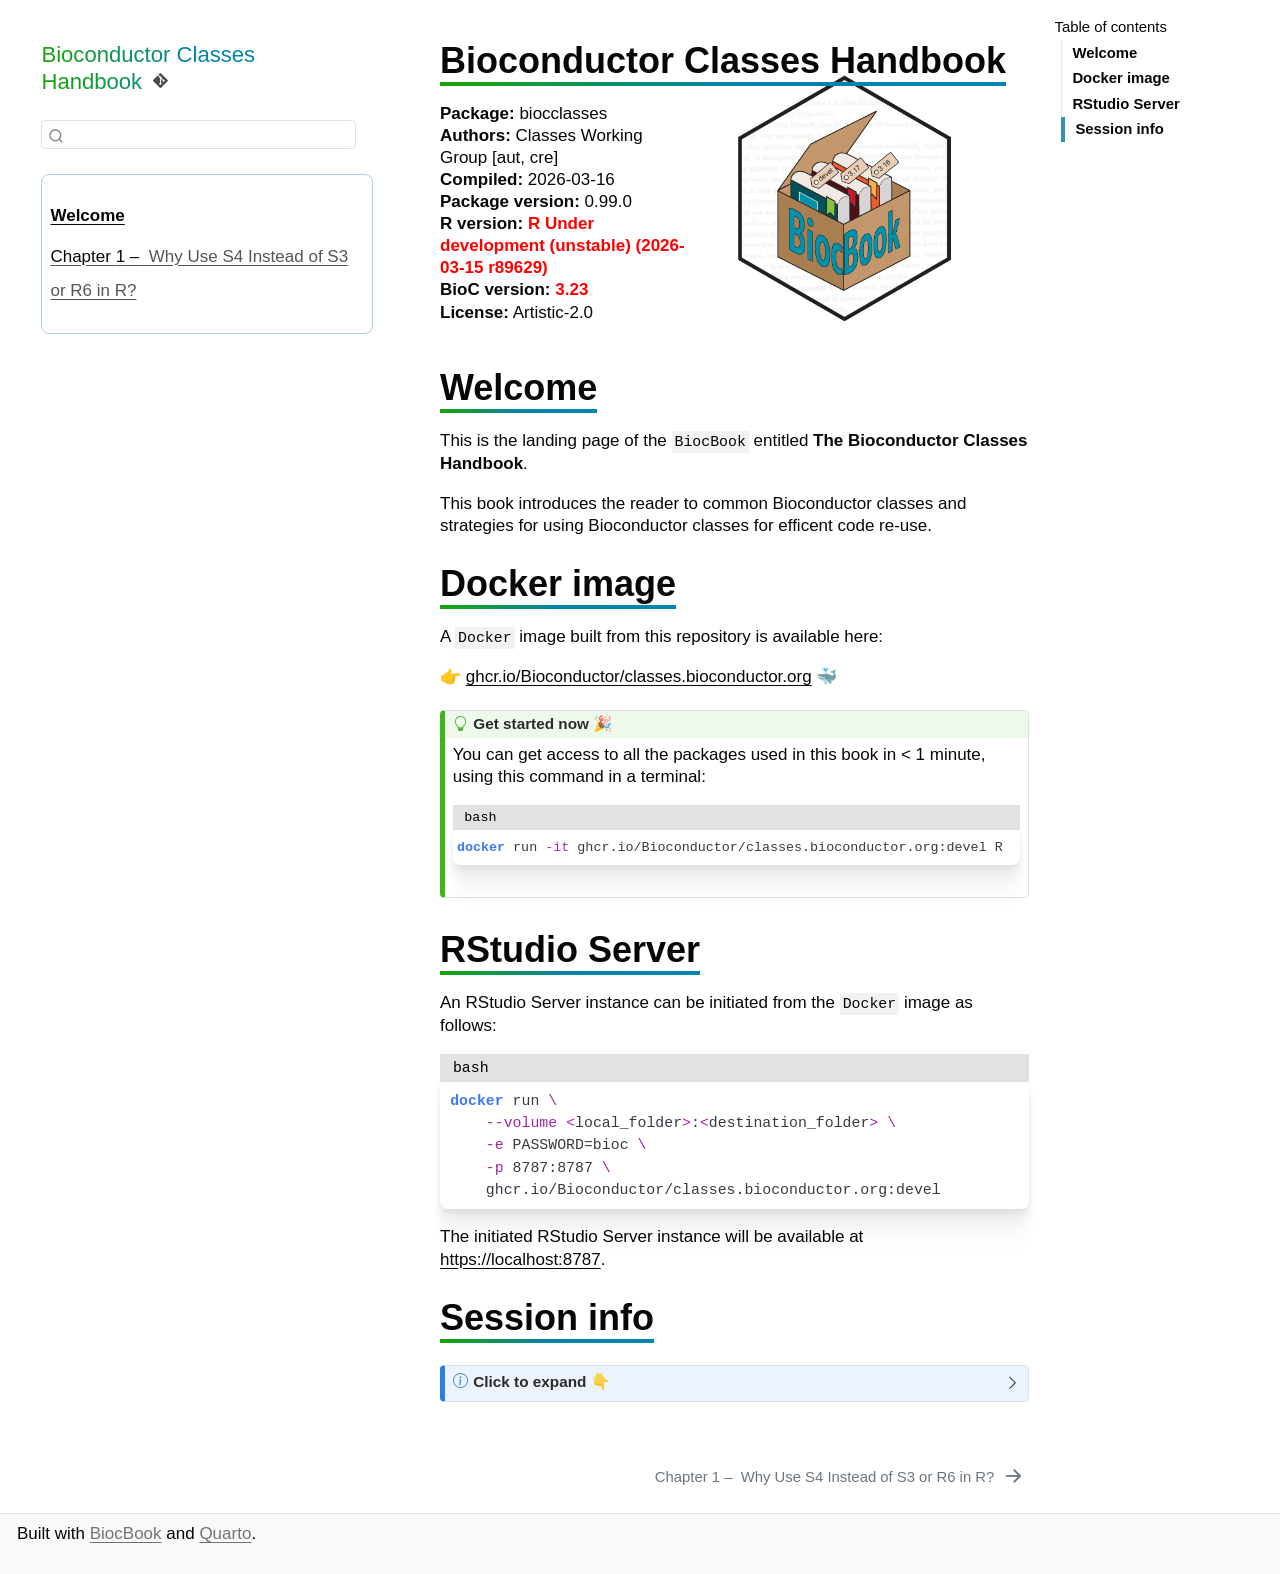
<file: docs/devel/index.html>
<!DOCTYPE html>
<html xmlns="http://www.w3.org/1999/xhtml" lang="en" xml:lang="en"><head>
<meta http-equiv="Content-Type" content="text/html; charset=UTF-8">
<meta charset="utf-8">
<meta name="generator" content="quarto-1.8.25">
<meta name="viewport" content="width=device-width, initial-scale=1.0, user-scalable=yes">
<title>Bioconductor Classes Handbook</title>
<style>
code{white-space: pre-wrap;}
span.smallcaps{font-variant: small-caps;}
div.columns{display: flex; gap: min(4vw, 1.5em);}
div.column{flex: auto; overflow-x: auto;}
div.hanging-indent{margin-left: 1.5em; text-indent: -1.5em;}
ul.task-list{list-style: none;}
ul.task-list li input[type="checkbox"] {
  width: 0.8em;
  margin: 0 0.8em 0.2em -1em; /* quarto-specific, see https://github.com/quarto-dev/quarto-cli/issues/4556 */ 
  vertical-align: middle;
}
/* CSS for syntax highlighting */
html { -webkit-text-size-adjust: 100%; }
pre > code.sourceCode { white-space: pre; position: relative; }
pre > code.sourceCode > span { display: inline-block; line-height: 1.25; }
pre > code.sourceCode > span:empty { height: 1.2em; }
.sourceCode { overflow: visible; }
code.sourceCode > span { color: inherit; text-decoration: inherit; }
div.sourceCode { margin: 1em 0; }
pre.sourceCode { margin: 0; }
@media screen {
div.sourceCode { overflow: auto; }
}
@media print {
pre > code.sourceCode { white-space: pre-wrap; }
pre > code.sourceCode > span { text-indent: -5em; padding-left: 5em; }
}
pre.numberSource code
  { counter-reset: source-line 0; }
pre.numberSource code > span
  { position: relative; left: -4em; counter-increment: source-line; }
pre.numberSource code > span > a:first-child::before
  { content: counter(source-line);
    position: relative; left: -1em; text-align: right; vertical-align: baseline;
    border: none; display: inline-block;
    -webkit-touch-callout: none; -webkit-user-select: none;
    -khtml-user-select: none; -moz-user-select: none;
    -ms-user-select: none; user-select: none;
    padding: 0 4px; width: 4em;
  }
pre.numberSource { margin-left: 3em;  padding-left: 4px; }
div.sourceCode
  {   }
@media screen {
pre > code.sourceCode > span > a:first-child::before { text-decoration: underline; }
}
</style>

<script src="site_libs/quarto-nav/quarto-nav.js"></script>
<script src="site_libs/quarto-nav/headroom.min.js"></script>
<script src="site_libs/clipboard/clipboard.min.js"></script>
<script src="site_libs/quarto-search/autocomplete.umd.js"></script>
<script src="site_libs/quarto-search/fuse.min.js"></script>
<script src="site_libs/quarto-search/quarto-search.js"></script>
<meta name="quarto:offset" content="./">
<link href="./pages/introduction.html" rel="next">
<link href="./assets/favicon.png" rel="icon" type="image/png">
<script src="site_libs/quarto-html/quarto.js" type="module"></script>
<script src="site_libs/quarto-html/tabsets/tabsets.js" type="module"></script>
<script src="site_libs/quarto-html/axe/axe-check.js" type="module"></script>
<script src="site_libs/quarto-html/popper.min.js"></script>
<script src="site_libs/quarto-html/tippy.umd.min.js"></script>
<script src="site_libs/quarto-html/anchor.min.js"></script>
<link href="site_libs/quarto-html/tippy.css" rel="stylesheet">
<link href="site_libs/quarto-html/quarto-syntax-highlighting-a14e345711173c227b21482e2eb4cc70.css" rel="stylesheet" id="quarto-text-highlighting-styles">
<script src="site_libs/bootstrap/bootstrap.min.js"></script>
<link href="site_libs/bootstrap/bootstrap-icons.css" rel="stylesheet">
<link href="site_libs/bootstrap/bootstrap-72975a370f937b4a5d2fec5de0c9be45.min.css" rel="stylesheet" append-hash="true" id="quarto-bootstrap" data-mode="light"><script id="quarto-search-options" type="application/json">{
  "location": "sidebar",
  "copy-button": false,
  "collapse-after": 3,
  "panel-placement": "start",
  "type": "textbox",
  "limit": 50,
  "keyboard-shortcut": [
    "f",
    "/",
    "s"
  ],
  "show-item-context": false,
  "language": {
    "search-no-results-text": "No results",
    "search-matching-documents-text": "matching documents",
    "search-copy-link-title": "Copy link to search",
    "search-hide-matches-text": "Hide additional matches",
    "search-more-match-text": "more match in this document",
    "search-more-matches-text": "more matches in this document",
    "search-clear-button-title": "Clear",
    "search-text-placeholder": "",
    "search-detached-cancel-button-title": "Cancel",
    "search-submit-button-title": "Submit",
    "search-label": "Search"
  }
}</script>
</head>
<body class="nav-sidebar docked quarto-light">

<div id="quarto-search-results"></div>
  <header id="quarto-header" class="headroom fixed-top"><nav class="quarto-secondary-nav"><div class="container-fluid d-flex">
      <button type="button" class="quarto-btn-toggle btn" data-bs-toggle="collapse" role="button" data-bs-target=".quarto-sidebar-collapse-item" aria-controls="quarto-sidebar" aria-expanded="false" aria-label="Toggle sidebar navigation" onclick="if (window.quartoToggleHeadroom) { window.quartoToggleHeadroom(); }">
        <i class="bi bi-layout-text-sidebar-reverse"></i>
      </button>
        <nav class="quarto-page-breadcrumbs" aria-label="breadcrumb"><ol class="breadcrumb"><li class="breadcrumb-item"><a href="./index.html">Welcome</a></li></ol></nav>
        <a class="flex-grow-1" role="navigation" data-bs-toggle="collapse" data-bs-target=".quarto-sidebar-collapse-item" aria-controls="quarto-sidebar" aria-expanded="false" aria-label="Toggle sidebar navigation" onclick="if (window.quartoToggleHeadroom) { window.quartoToggleHeadroom(); }">      
        </a>
      <button type="button" class="btn quarto-search-button" aria-label="Search" onclick="window.quartoOpenSearch();">
        <i class="bi bi-search"></i>
      </button>
    </div>
  </nav></header><!-- content --><div id="quarto-content" class="quarto-container page-columns page-rows-contents page-layout-article">
<!-- sidebar -->
  <nav id="quarto-sidebar" class="sidebar collapse collapse-horizontal quarto-sidebar-collapse-item sidebar-navigation docked overflow-auto"><div class="pt-lg-2 mt-2 text-left sidebar-header sidebar-header-stacked">
      <a href="./index.html" class="sidebar-logo-link">
      </a>
    <div class="sidebar-title mb-0 py-0">
      <a href="./">Bioconductor Classes Handbook</a> 
        <div class="sidebar-tools-main">
    <div class="dropdown">
      <a href="" title="" id="quarto-navigation-tool-dropdown-0" class="quarto-navigation-tool dropdown-toggle px-1" data-bs-toggle="dropdown" aria-expanded="false" role="link" aria-label=""><i class="bi bi-git"></i></a>
      <ul class="dropdown-menu" aria-labelledby="quarto-navigation-tool-dropdown-0">
<li>
            <a class="dropdown-item sidebar-tools-main-item" href="https://github.com/Bioconductor/classes.bioconductor.org/">
            Source Code
            </a>
          </li>
          <li>
            <a class="dropdown-item sidebar-tools-main-item" href="https://Bioconductor.github.io/classes.bioconductor.org/devel/">
            Browse version `devel`
            </a>
          </li>
      </ul>
</div>
</div>
    </div>
      </div>
        <div class="mt-2 flex-shrink-0 align-items-center">
        <div class="sidebar-search">
        <div id="quarto-search" class="" title="Search"></div>
        </div>
        </div>
    <div class="sidebar-menu-container"> 
    <ul class="list-unstyled mt-1">
<li class="sidebar-item">
  <div class="sidebar-item-container"> 
  <a href="./index.html" class="sidebar-item-text sidebar-link active">
 <span class="menu-text">Welcome</span></a>
  </div>
</li>
        <li class="sidebar-item">
  <div class="sidebar-item-container"> 
  <a href="./pages/introduction.html" class="sidebar-item-text sidebar-link">
 <span class="menu-text"><span class="chapter-number">1</span>&nbsp; <span class="chapter-title">Why Use S4 Instead of S3 or R6 in R?</span></span></a>
  </div>
</li>
    </ul>
</div>
</nav><div id="quarto-sidebar-glass" class="quarto-sidebar-collapse-item" data-bs-toggle="collapse" data-bs-target=".quarto-sidebar-collapse-item"></div>
<!-- margin-sidebar -->
    <div id="quarto-margin-sidebar" class="sidebar margin-sidebar">
        <nav id="TOC" role="doc-toc" class="toc-active"><h2 id="toc-title">Table of contents</h2>
   
  <ul>
<li><a href="#welcome" id="toc-welcome" class="nav-link active" data-scroll-target="#welcome">Welcome</a></li>
  <li><a href="#docker-image" id="toc-docker-image" class="nav-link" data-scroll-target="#docker-image">Docker image</a></li>
  <li><a href="#rstudio-server" id="toc-rstudio-server" class="nav-link" data-scroll-target="#rstudio-server">RStudio Server</a></li>
  <li><a href="#session-info" id="toc-session-info" class="nav-link" data-scroll-target="#session-info">Session info</a></li>
  </ul></nav>
    </div>
<!-- main -->
<main class="content" id="quarto-document-content"><header id="title-block-header" class="quarto-title-block default"><div class="quarto-title">
<h1 class="title">Bioconductor Classes Handbook</h1>
</div>



<div class="quarto-title-meta">

    
  
    
  </div>
  


</header><p><img src="assets/cover.png" title="Bioconductor Classes Handbook" class="quarto-cover-image nolightbox img-fluid"></p>
<p><strong>Package:</strong> biocclasses<br><strong>Authors:</strong> Classes Working Group [aut, cre]<br><strong>Compiled:</strong> 2026-03-16<br><strong>Package version:</strong> 0.99.0<br><strong>R version:</strong> <b style="color:red;">R Under development (unstable) (2026-03-15 r89629)</b><br><strong>BioC version:</strong> <b style="color:red;">3.23</b><br><strong>License:</strong> Artistic-2.0<br></p>
<section id="welcome" class="level1 unnumbered"><h1 class="unnumbered">Welcome</h1>
<p>This is the landing page of the <code>BiocBook</code> entitled <strong>The Bioconductor Classes Handbook</strong>.</p>
<p>This book introduces the reader to common Bioconductor classes and strategies for using Bioconductor classes for efficent code re-use.</p>
</section><section id="docker-image" class="level1 unnumbered"><h1 class="unnumbered">Docker image</h1>
<p>A <code>Docker</code> image built from this repository is available here:</p>
<p>👉 <a href="https://ghcr.io/Bioconductor/classes.bioconductor.org">ghcr.io/Bioconductor/classes.bioconductor.org</a> 🐳</p>
<div class="callout callout-style-default callout-tip callout-titled">
<div class="callout-header d-flex align-content-center">
<div class="callout-icon-container">
<i class="callout-icon"></i>
</div>
<div class="callout-title-container flex-fill">
<span class="screen-reader-only">Tip</span>Get started now 🎉
</div>
</div>
<div class="callout-body-container callout-body">
<p>You can get access to all the packages used in this book in &lt; 1 minute, using this command in a terminal:</p>
<div class="cell" data-layout-align="center">
<div class="code-with-filename">
<div class="code-with-filename-file">
<pre><strong>bash</strong></pre>
</div>
<div class="code-copy-outer-scaffold"><div class="sourceCode cell-code" id="cb1"><pre class="sourceCode sh code-with-copy"><code class="sourceCode bash"><span id="cb1-1"><a href="#cb1-1" aria-hidden="true" tabindex="-1"></a><span class="ex">docker</span> run <span class="at">-it</span> ghcr.io/Bioconductor/classes.bioconductor.org:devel R</span></code></pre></div><button title="Copy to Clipboard" class="code-copy-button"><i class="bi"></i></button></div>
</div>
</div>
</div>
</div>
</section><section id="rstudio-server" class="level1 unnumbered"><h1 class="unnumbered">RStudio Server</h1>
<p>An RStudio Server instance can be initiated from the <code>Docker</code> image as follows:</p>
<div class="cell" data-layout-align="center">
<div class="code-with-filename">
<div class="code-with-filename-file">
<pre><strong>bash</strong></pre>
</div>
<div class="code-copy-outer-scaffold"><div class="sourceCode cell-code" id="cb2"><pre class="sourceCode sh code-with-copy"><code class="sourceCode bash"><span id="cb2-1"><a href="#cb2-1" aria-hidden="true" tabindex="-1"></a><span class="ex">docker</span> run <span class="dt">\</span></span>
<span id="cb2-2"><a href="#cb2-2" aria-hidden="true" tabindex="-1"></a>    <span class="at">--volume</span> <span class="op">&lt;</span>local_folder<span class="op">&gt;</span>:<span class="op">&lt;</span>destination_folder<span class="op">&gt;</span> <span class="dt">\</span></span>
<span id="cb2-3"><a href="#cb2-3" aria-hidden="true" tabindex="-1"></a>    <span class="at">-e</span> PASSWORD=bioc <span class="dt">\</span></span>
<span id="cb2-4"><a href="#cb2-4" aria-hidden="true" tabindex="-1"></a>    <span class="at">-p</span> 8787:8787 <span class="dt">\</span></span>
<span id="cb2-5"><a href="#cb2-5" aria-hidden="true" tabindex="-1"></a>    ghcr.io/Bioconductor/classes.bioconductor.org:devel</span></code></pre></div><button title="Copy to Clipboard" class="code-copy-button"><i class="bi"></i></button></div>
</div>
</div>
<p>The initiated RStudio Server instance will be available at <a href="https://localhost:8787">https://localhost:8787</a>.</p>
<!-- 
# System dependencies and conda 

A pre-configured `micromamba` environment called `BiocBook` is available 
once the Docker image is loaded. It provides all the softwares listed in 
`requirements.yml`. 


::: {.cell layout-align="center" filename='bash'}

```{.sh .cell-code}
docker run -it ghcr.io/Bioconductor/classes.bioconductor.org:devel bash
micromamba activate BiocBook
```
:::

-->
</section><section id="session-info" class="level1 unnumbered"><h1 class="unnumbered">Session info</h1>
<div class="callout callout-style-default callout-note callout-titled">
<div class="callout-header d-flex align-content-center collapsed" data-bs-toggle="collapse" data-bs-target=".callout-2-contents" aria-controls="callout-2" aria-expanded="false" aria-label="Toggle callout">
<div class="callout-icon-container">
<i class="callout-icon"></i>
</div>
<div class="callout-title-container flex-fill">
<span class="screen-reader-only">Note</span>Click to expand 👇
</div>
<div class="callout-btn-toggle d-inline-block border-0 py-1 ps-1 pe-0 float-end"><i class="callout-toggle"></i></div>
</div>
<div id="callout-2" class="callout-2-contents callout-collapse collapse">
<div class="callout-body-container callout-body">
<div class="cell" data-layout-align="center">
<div class="code-copy-outer-scaffold"><div class="sourceCode" id="cb3"><pre class="downlit sourceCode r code-with-copy"><code class="sourceCode R"><span><span class="fu">sessioninfo</span><span class="fu">::</span><span class="fu"><a href="https://sessioninfo.r-lib.org/reference/session_info.html">session_info</a></span><span class="op">(</span></span>
<span>    <span class="fu"><a href="https://rdrr.io/r/utils/installed.packages.html">installed.packages</a></span><span class="op">(</span><span class="op">)</span><span class="op">[</span>,<span class="st">"Package"</span><span class="op">]</span>, </span>
<span>    include_base <span class="op">=</span> <span class="cn">TRUE</span></span>
<span><span class="op">)</span></span>
<span><span class="co">##  ─ Session info ────────────────────────────────────────────────────────────</span></span>
<span><span class="co">##   setting  value</span></span>
<span><span class="co">##   version  R Under development (unstable) (2026-03-15 r89629)</span></span>
<span><span class="co">##   os       Ubuntu 24.04.4 LTS</span></span>
<span><span class="co">##   system   x86_64, linux-gnu</span></span>
<span><span class="co">##   ui       X11</span></span>
<span><span class="co">##   language (EN)</span></span>
<span><span class="co">##   collate  C</span></span>
<span><span class="co">##   ctype    en_US.UTF-8</span></span>
<span><span class="co">##   tz       Etc/UTC</span></span>
<span><span class="co">##   date     2026-03-16</span></span>
<span><span class="co">##   pandoc   3.9 @ /usr/bin/ (via rmarkdown)</span></span>
<span><span class="co">##   quarto   1.8.25 @ /usr/local/bin/quarto</span></span>
<span><span class="co">##  </span></span>
<span><span class="co">##  ─ Packages ────────────────────────────────────────────────────────────────</span></span>
<span><span class="co">##   package        * version date (UTC) lib source</span></span>
<span><span class="co">##   askpass          1.2.1   2024-10-04 [2] CRAN (R 4.6.0)</span></span>
<span><span class="co">##   base           * 4.6.0   2026-03-16 [3] local</span></span>
<span><span class="co">##   base64enc        0.1-6   2026-02-02 [2] CRAN (R 4.6.0)</span></span>
<span><span class="co">##   biocclasses      0.99.0  2026-03-16 [1] local</span></span>
<span><span class="co">##   BiocManager      1.30.27 2025-11-14 [2] CRAN (R 4.6.0)</span></span>
<span><span class="co">##   BiocStyle        2.39.0  2025-10-30 [2] Bioconductor 3.23 (R 4.6.0)</span></span>
<span><span class="co">##   BiocVersion      3.23.1  2025-10-30 [2] Bioconductor 3.23 (R 4.6.0)</span></span>
<span><span class="co">##   bookdown         0.46    2025-12-05 [2] CRAN (R 4.6.0)</span></span>
<span><span class="co">##   boot             1.3-32  2025-08-29 [3] CRAN (R 4.6.0)</span></span>
<span><span class="co">##   brew             1.0-10  2023-12-16 [2] CRAN (R 4.6.0)</span></span>
<span><span class="co">##   brio             1.1.5   2024-04-24 [2] CRAN (R 4.6.0)</span></span>
<span><span class="co">##   bslib            0.10.0  2026-01-26 [2] CRAN (R 4.6.0)</span></span>
<span><span class="co">##   cachem           1.1.0   2024-05-16 [2] CRAN (R 4.6.0)</span></span>
<span><span class="co">##   callr            3.7.6   2024-03-25 [2] CRAN (R 4.6.0)</span></span>
<span><span class="co">##   class            7.3-23  2025-01-01 [3] CRAN (R 4.6.0)</span></span>
<span><span class="co">##   cli              3.6.5   2025-04-23 [2] CRAN (R 4.6.0)</span></span>
<span><span class="co">##   clipr            0.8.0   2022-02-22 [2] CRAN (R 4.6.0)</span></span>
<span><span class="co">##   cluster          2.1.8.2 2026-02-05 [3] CRAN (R 4.6.0)</span></span>
<span><span class="co">##   codetools        0.2-20  2024-03-31 [3] CRAN (R 4.6.0)</span></span>
<span><span class="co">##   commonmark       2.0.0   2025-07-07 [2] CRAN (R 4.6.0)</span></span>
<span><span class="co">##   compiler         4.6.0   2026-03-16 [3] local</span></span>
<span><span class="co">##   cpp11            0.5.3   2026-01-20 [2] CRAN (R 4.6.0)</span></span>
<span><span class="co">##   crayon           1.5.3   2024-06-20 [2] CRAN (R 4.6.0)</span></span>
<span><span class="co">##   credentials      2.0.3   2025-09-12 [2] CRAN (R 4.6.0)</span></span>
<span><span class="co">##   curl             7.0.0   2025-08-19 [2] CRAN (R 4.6.0)</span></span>
<span><span class="co">##   datasets       * 4.6.0   2026-03-16 [3] local</span></span>
<span><span class="co">##   desc             1.4.3   2023-12-10 [2] CRAN (R 4.6.0)</span></span>
<span><span class="co">##   devtools         2.5.0   2026-03-14 [2] CRAN (R 4.6.0)</span></span>
<span><span class="co">##   diffobj          0.3.6   2025-04-21 [2] CRAN (R 4.6.0)</span></span>
<span><span class="co">##   digest           0.6.39  2025-11-19 [2] CRAN (R 4.6.0)</span></span>
<span><span class="co">##   docopt           0.7.2   2025-03-25 [2] CRAN (R 4.6.0)</span></span>
<span><span class="co">##   downlit          0.4.5   2025-11-14 [2] CRAN (R 4.6.0)</span></span>
<span><span class="co">##   ellipsis         0.3.2   2021-04-29 [2] CRAN (R 4.6.0)</span></span>
<span><span class="co">##   evaluate         1.0.5   2025-08-27 [2] CRAN (R 4.6.0)</span></span>
<span><span class="co">##   fansi            1.0.7   2025-11-19 [2] CRAN (R 4.6.0)</span></span>
<span><span class="co">##   fastmap          1.2.0   2024-05-15 [2] CRAN (R 4.6.0)</span></span>
<span><span class="co">##   fontawesome      0.5.3   2024-11-16 [2] CRAN (R 4.6.0)</span></span>
<span><span class="co">##   foreign          0.8-91  2026-01-29 [3] CRAN (R 4.6.0)</span></span>
<span><span class="co">##   fs               1.6.7   2026-03-06 [2] CRAN (R 4.6.0)</span></span>
<span><span class="co">##   gert             2.3.1   2026-01-11 [2] CRAN (R 4.6.0)</span></span>
<span><span class="co">##   gh               1.5.0   2025-05-26 [2] CRAN (R 4.6.0)</span></span>
<span><span class="co">##   gitcreds         0.1.2   2022-09-08 [2] CRAN (R 4.6.0)</span></span>
<span><span class="co">##   glue             1.8.0   2024-09-30 [2] CRAN (R 4.6.0)</span></span>
<span><span class="co">##   graphics       * 4.6.0   2026-03-16 [3] local</span></span>
<span><span class="co">##   grDevices      * 4.6.0   2026-03-16 [3] local</span></span>
<span><span class="co">##   grid             4.6.0   2026-03-16 [3] local</span></span>
<span><span class="co">##   highr            0.12    2026-03-06 [2] CRAN (R 4.6.0)</span></span>
<span><span class="co">##   htmltools        0.5.9   2025-12-04 [2] CRAN (R 4.6.0)</span></span>
<span><span class="co">##   htmlwidgets      1.6.4   2023-12-06 [2] CRAN (R 4.6.0)</span></span>
<span><span class="co">##   httpuv           1.6.16  2025-04-16 [2] CRAN (R 4.6.0)</span></span>
<span><span class="co">##   httr2            1.2.2   2025-12-08 [2] CRAN (R 4.6.0)</span></span>
<span><span class="co">##   ini              0.3.1   2018-05-20 [2] CRAN (R 4.6.0)</span></span>
<span><span class="co">##   jquerylib        0.1.4   2021-04-26 [2] CRAN (R 4.6.0)</span></span>
<span><span class="co">##   jsonlite         2.0.0   2025-03-27 [2] CRAN (R 4.6.0)</span></span>
<span><span class="co">##   KernSmooth       2.23-26 2025-01-01 [3] CRAN (R 4.6.0)</span></span>
<span><span class="co">##   knitr            1.51    2025-12-20 [2] CRAN (R 4.6.0)</span></span>
<span><span class="co">##   later            1.4.8   2026-03-05 [2] CRAN (R 4.6.0)</span></span>
<span><span class="co">##   lattice          0.22-9  2026-02-09 [3] CRAN (R 4.6.0)</span></span>
<span><span class="co">##   lifecycle        1.0.5   2026-01-08 [2] CRAN (R 4.6.0)</span></span>
<span><span class="co">##   littler          0.3.22  2026-02-04 [2] CRAN (R 4.6.0)</span></span>
<span><span class="co">##   magrittr         2.0.4   2025-09-12 [2] CRAN (R 4.6.0)</span></span>
<span><span class="co">##   MASS             7.3-65  2025-02-28 [3] CRAN (R 4.6.0)</span></span>
<span><span class="co">##   Matrix           1.7-4   2025-08-28 [3] CRAN (R 4.6.0)</span></span>
<span><span class="co">##   memoise          2.0.1   2021-11-26 [2] CRAN (R 4.6.0)</span></span>
<span><span class="co">##   methods        * 4.6.0   2026-03-16 [3] local</span></span>
<span><span class="co">##   mgcv             1.9-4   2025-11-07 [3] CRAN (R 4.6.0)</span></span>
<span><span class="co">##   mime             0.13    2025-03-17 [2] CRAN (R 4.6.0)</span></span>
<span><span class="co">##   miniUI           0.1.2   2025-04-17 [2] CRAN (R 4.6.0)</span></span>
<span><span class="co">##   nlme             3.1-168 2025-03-31 [3] CRAN (R 4.6.0)</span></span>
<span><span class="co">##   nnet             7.3-20  2025-01-01 [3] CRAN (R 4.6.0)</span></span>
<span><span class="co">##   openssl          2.3.5   2026-02-26 [2] CRAN (R 4.6.0)</span></span>
<span><span class="co">##   otel             0.2.0   2025-08-29 [2] CRAN (R 4.6.0)</span></span>
<span><span class="co">##   pak              0.9.2   2025-12-22 [2] CRAN (R 4.6.0)</span></span>
<span><span class="co">##   parallel         4.6.0   2026-03-16 [3] local</span></span>
<span><span class="co">##   pillar           1.11.1  2025-09-17 [2] CRAN (R 4.6.0)</span></span>
<span><span class="co">##   pkgbuild         1.4.8   2025-05-26 [2] CRAN (R 4.6.0)</span></span>
<span><span class="co">##   pkgconfig        2.0.3   2019-09-22 [2] CRAN (R 4.6.0)</span></span>
<span><span class="co">##   pkgdown          2.2.0   2025-11-06 [2] CRAN (R 4.6.0)</span></span>
<span><span class="co">##   pkgload          1.5.0   2026-02-03 [2] CRAN (R 4.6.0)</span></span>
<span><span class="co">##   praise           1.0.0   2015-08-11 [2] CRAN (R 4.6.0)</span></span>
<span><span class="co">##   preprocessCore   1.73.0  2025-10-30 [2] Bioconductor 3.23 (R 4.6.0)</span></span>
<span><span class="co">##   prettyunits      1.2.0   2023-09-24 [2] CRAN (R 4.6.0)</span></span>
<span><span class="co">##   processx         3.8.6   2025-02-21 [2] CRAN (R 4.6.0)</span></span>
<span><span class="co">##   profvis          0.4.0   2024-09-20 [2] CRAN (R 4.6.0)</span></span>
<span><span class="co">##   promises         1.5.0   2025-11-01 [2] CRAN (R 4.6.0)</span></span>
<span><span class="co">##   ps               1.9.1   2025-04-12 [2] CRAN (R 4.6.0)</span></span>
<span><span class="co">##   purrr            1.2.1   2026-01-09 [2] CRAN (R 4.6.0)</span></span>
<span><span class="co">##   R6               2.6.1   2025-02-15 [2] CRAN (R 4.6.0)</span></span>
<span><span class="co">##   ragg             1.5.1   2026-03-06 [2] CRAN (R 4.6.0)</span></span>
<span><span class="co">##   rappdirs         0.3.4   2026-01-17 [2] CRAN (R 4.6.0)</span></span>
<span><span class="co">##   rcmdcheck        1.4.0   2021-09-27 [2] CRAN (R 4.6.0)</span></span>
<span><span class="co">##   Rcpp             1.1.1   2026-01-10 [2] CRAN (R 4.6.0)</span></span>
<span><span class="co">##   remotes          2.5.0   2024-03-17 [2] CRAN (R 4.6.0)</span></span>
<span><span class="co">##   rlang            1.1.7   2026-01-09 [2] CRAN (R 4.6.0)</span></span>
<span><span class="co">##   rmarkdown        2.30    2025-09-28 [2] CRAN (R 4.6.0)</span></span>
<span><span class="co">##   roxygen2         7.3.3   2025-09-03 [2] CRAN (R 4.6.0)</span></span>
<span><span class="co">##   rpart            4.1.24  2025-01-07 [3] CRAN (R 4.6.0)</span></span>
<span><span class="co">##   rprojroot        2.1.1   2025-08-26 [2] CRAN (R 4.6.0)</span></span>
<span><span class="co">##   rstudioapi       0.18.0  2026-01-16 [2] CRAN (R 4.6.0)</span></span>
<span><span class="co">##   rversions        3.0.0   2025-10-09 [2] CRAN (R 4.6.0)</span></span>
<span><span class="co">##   sass             0.4.10  2025-04-11 [2] CRAN (R 4.6.0)</span></span>
<span><span class="co">##   sessioninfo      1.2.3   2025-02-05 [2] CRAN (R 4.6.0)</span></span>
<span><span class="co">##   shiny            1.13.0  2026-02-20 [2] CRAN (R 4.6.0)</span></span>
<span><span class="co">##   sourcetools      0.1.7-1 2023-02-01 [2] CRAN (R 4.6.0)</span></span>
<span><span class="co">##   spatial          7.3-18  2025-01-01 [3] CRAN (R 4.6.0)</span></span>
<span><span class="co">##   splines          4.6.0   2026-03-16 [3] local</span></span>
<span><span class="co">##   stats          * 4.6.0   2026-03-16 [3] local</span></span>
<span><span class="co">##   stats4           4.6.0   2026-03-16 [3] local</span></span>
<span><span class="co">##   stringi          1.8.7   2025-03-27 [2] CRAN (R 4.6.0)</span></span>
<span><span class="co">##   stringr          1.6.0   2025-11-04 [2] CRAN (R 4.6.0)</span></span>
<span><span class="co">##   survival         3.8-6   2026-01-16 [3] CRAN (R 4.6.0)</span></span>
<span><span class="co">##   sys              3.4.3   2024-10-04 [2] CRAN (R 4.6.0)</span></span>
<span><span class="co">##   systemfonts      1.3.2   2026-03-05 [2] CRAN (R 4.6.0)</span></span>
<span><span class="co">##   tcltk            4.6.0   2026-03-16 [3] local</span></span>
<span><span class="co">##   testthat         3.3.2   2026-01-11 [2] CRAN (R 4.6.0)</span></span>
<span><span class="co">##   textshaping      1.0.5   2026-03-06 [2] CRAN (R 4.6.0)</span></span>
<span><span class="co">##   tibble           3.3.1   2026-01-11 [2] CRAN (R 4.6.0)</span></span>
<span><span class="co">##   tinytex          0.58    2025-11-19 [2] CRAN (R 4.6.0)</span></span>
<span><span class="co">##   tools            4.6.0   2026-03-16 [3] local</span></span>
<span><span class="co">##   urlchecker       1.0.1   2021-11-30 [2] CRAN (R 4.6.0)</span></span>
<span><span class="co">##   usethis          3.2.1   2025-09-06 [2] CRAN (R 4.6.0)</span></span>
<span><span class="co">##   utf8             1.2.6   2025-06-08 [2] CRAN (R 4.6.0)</span></span>
<span><span class="co">##   utils          * 4.6.0   2026-03-16 [3] local</span></span>
<span><span class="co">##   vctrs            0.7.1   2026-01-23 [2] CRAN (R 4.6.0)</span></span>
<span><span class="co">##   waldo            0.6.2   2025-07-11 [2] CRAN (R 4.6.0)</span></span>
<span><span class="co">##   whisker          0.4.1   2022-12-05 [2] CRAN (R 4.6.0)</span></span>
<span><span class="co">##   withr            3.0.2   2024-10-28 [2] CRAN (R 4.6.0)</span></span>
<span><span class="co">##   xfun             0.56    2026-01-18 [2] CRAN (R 4.6.0)</span></span>
<span><span class="co">##   xml2             1.5.2   2026-01-17 [2] CRAN (R 4.6.0)</span></span>
<span><span class="co">##   xopen            1.0.1   2024-04-25 [2] CRAN (R 4.6.0)</span></span>
<span><span class="co">##   xtable           1.8-8   2026-02-22 [2] CRAN (R 4.6.0)</span></span>
<span><span class="co">##   yaml             2.3.12  2025-12-10 [2] CRAN (R 4.6.0)</span></span>
<span><span class="co">##   zip              2.3.3   2025-05-13 [2] CRAN (R 4.6.0)</span></span>
<span><span class="co">##  </span></span>
<span><span class="co">##   [1] /tmp/RtmpOibucn/Rinst8b44a26a36</span></span>
<span><span class="co">##   [2] /usr/local/lib/R/site-library</span></span>
<span><span class="co">##   [3] /usr/local/lib/R/library</span></span>
<span><span class="co">##   * ── Packages attached to the search path.</span></span>
<span><span class="co">##  </span></span>
<span><span class="co">##  ───────────────────────────────────────────────────────────────────────────</span></span></code></pre></div><button title="Copy to Clipboard" class="code-copy-button"><i class="bi"></i></button></div>
</div>
</div>
</div>
</div>


</section><a onclick="window.scrollTo(0, 0); return false;" role="button" id="quarto-back-to-top"><i class="bi bi-arrow-up"></i> Back to top</a></main><!-- /main --><script id="quarto-html-after-body" type="application/javascript">
  window.document.addEventListener("DOMContentLoaded", function (event) {
    const icon = "";
    const anchorJS = new window.AnchorJS();
    anchorJS.options = {
      placement: 'right',
      icon: icon
    };
    anchorJS.add('.anchored');
    const isCodeAnnotation = (el) => {
      for (const clz of el.classList) {
        if (clz.startsWith('code-annotation-')) {                     
          return true;
        }
      }
      return false;
    }
    const onCopySuccess = function(e) {
      // button target
      const button = e.trigger;
      // don't keep focus
      button.blur();
      // flash "checked"
      button.classList.add('code-copy-button-checked');
      var currentTitle = button.getAttribute("title");
      button.setAttribute("title", "Copied!");
      let tooltip;
      if (window.bootstrap) {
        button.setAttribute("data-bs-toggle", "tooltip");
        button.setAttribute("data-bs-placement", "left");
        button.setAttribute("data-bs-title", "Copied!");
        tooltip = new bootstrap.Tooltip(button, 
          { trigger: "manual", 
            customClass: "code-copy-button-tooltip",
            offset: [0, -8]});
        tooltip.show();    
      }
      setTimeout(function() {
        if (tooltip) {
          tooltip.hide();
          button.removeAttribute("data-bs-title");
          button.removeAttribute("data-bs-toggle");
          button.removeAttribute("data-bs-placement");
        }
        button.setAttribute("title", currentTitle);
        button.classList.remove('code-copy-button-checked');
      }, 1000);
      // clear code selection
      e.clearSelection();
    }
    const getTextToCopy = function(trigger) {
      const outerScaffold = trigger.parentElement.cloneNode(true);
      const codeEl = outerScaffold.querySelector('code');
      for (const childEl of codeEl.children) {
        if (isCodeAnnotation(childEl)) {
          childEl.remove();
        }
      }
      return codeEl.innerText;
    }
    const clipboard = new window.ClipboardJS('.code-copy-button:not([data-in-quarto-modal])', {
      text: getTextToCopy
    });
    clipboard.on('success', onCopySuccess);
    if (window.document.getElementById('quarto-embedded-source-code-modal')) {
      const clipboardModal = new window.ClipboardJS('.code-copy-button[data-in-quarto-modal]', {
        text: getTextToCopy,
        container: window.document.getElementById('quarto-embedded-source-code-modal')
      });
      clipboardModal.on('success', onCopySuccess);
    }
      var localhostRegex = new RegExp(/^(?:http|https):\/\/localhost\:?[0-9]*\//);
      var mailtoRegex = new RegExp(/^mailto:/);
        var filterRegex = new RegExp('/' + window.location.host + '/');
      var isInternal = (href) => {
          return filterRegex.test(href) || localhostRegex.test(href) || mailtoRegex.test(href);
      }
      // Inspect non-navigation links and adorn them if external
     var links = window.document.querySelectorAll('a[href]:not(.nav-link):not(.navbar-brand):not(.toc-action):not(.sidebar-link):not(.sidebar-item-toggle):not(.pagination-link):not(.no-external):not([aria-hidden]):not(.dropdown-item):not(.quarto-navigation-tool):not(.about-link)');
      for (var i=0; i<links.length; i++) {
        const link = links[i];
        if (!isInternal(link.href)) {
          // undo the damage that might have been done by quarto-nav.js in the case of
          // links that we want to consider external
          if (link.dataset.originalHref !== undefined) {
            link.href = link.dataset.originalHref;
          }
        }
      }
    function tippyHover(el, contentFn, onTriggerFn, onUntriggerFn) {
      const config = {
        allowHTML: true,
        maxWidth: 500,
        delay: 100,
        arrow: false,
        appendTo: function(el) {
            return el.parentElement;
        },
        interactive: true,
        interactiveBorder: 10,
        theme: 'quarto',
        placement: 'bottom-start',
      };
      if (contentFn) {
        config.content = contentFn;
      }
      if (onTriggerFn) {
        config.onTrigger = onTriggerFn;
      }
      if (onUntriggerFn) {
        config.onUntrigger = onUntriggerFn;
      }
      window.tippy(el, config); 
    }
    const noterefs = window.document.querySelectorAll('a[role="doc-noteref"]');
    for (var i=0; i<noterefs.length; i++) {
      const ref = noterefs[i];
      tippyHover(ref, function() {
        // use id or data attribute instead here
        let href = ref.getAttribute('data-footnote-href') || ref.getAttribute('href');
        try { href = new URL(href).hash; } catch {}
        const id = href.replace(/^#\/?/, "");
        const note = window.document.getElementById(id);
        if (note) {
          return note.innerHTML;
        } else {
          return "";
        }
      });
    }
    const xrefs = window.document.querySelectorAll('a.quarto-xref');
    const processXRef = (id, note) => {
      // Strip column container classes
      const stripColumnClz = (el) => {
        el.classList.remove("page-full", "page-columns");
        if (el.children) {
          for (const child of el.children) {
            stripColumnClz(child);
          }
        }
      }
      stripColumnClz(note)
      if (id === null || id.startsWith('sec-')) {
        // Special case sections, only their first couple elements
        const container = document.createElement("div");
        if (note.children && note.children.length > 2) {
          container.appendChild(note.children[0].cloneNode(true));
          for (let i = 1; i < note.children.length; i++) {
            const child = note.children[i];
            if (child.tagName === "P" && child.innerText === "") {
              continue;
            } else {
              container.appendChild(child.cloneNode(true));
              break;
            }
          }
          if (window.Quarto?.typesetMath) {
            window.Quarto.typesetMath(container);
          }
          return container.innerHTML
        } else {
          if (window.Quarto?.typesetMath) {
            window.Quarto.typesetMath(note);
          }
          return note.innerHTML;
        }
      } else {
        // Remove any anchor links if they are present
        const anchorLink = note.querySelector('a.anchorjs-link');
        if (anchorLink) {
          anchorLink.remove();
        }
        if (window.Quarto?.typesetMath) {
          window.Quarto.typesetMath(note);
        }
        if (note.classList.contains("callout")) {
          return note.outerHTML;
        } else {
          return note.innerHTML;
        }
      }
    }
    for (var i=0; i<xrefs.length; i++) {
      const xref = xrefs[i];
      tippyHover(xref, undefined, function(instance) {
        instance.disable();
        let url = xref.getAttribute('href');
        let hash = undefined; 
        if (url.startsWith('#')) {
          hash = url;
        } else {
          try { hash = new URL(url).hash; } catch {}
        }
        if (hash) {
          const id = hash.replace(/^#\/?/, "");
          const note = window.document.getElementById(id);
          if (note !== null) {
            try {
              const html = processXRef(id, note.cloneNode(true));
              instance.setContent(html);
            } finally {
              instance.enable();
              instance.show();
            }
          } else {
            // See if we can fetch this
            fetch(url.split('#')[0])
            .then(res => res.text())
            .then(html => {
              const parser = new DOMParser();
              const htmlDoc = parser.parseFromString(html, "text/html");
              const note = htmlDoc.getElementById(id);
              if (note !== null) {
                const html = processXRef(id, note);
                instance.setContent(html);
              } 
            }).finally(() => {
              instance.enable();
              instance.show();
            });
          }
        } else {
          // See if we can fetch a full url (with no hash to target)
          // This is a special case and we should probably do some content thinning / targeting
          fetch(url)
          .then(res => res.text())
          .then(html => {
            const parser = new DOMParser();
            const htmlDoc = parser.parseFromString(html, "text/html");
            const note = htmlDoc.querySelector('main.content');
            if (note !== null) {
              // This should only happen for chapter cross references
              // (since there is no id in the URL)
              // remove the first header
              if (note.children.length > 0 && note.children[0].tagName === "HEADER") {
                note.children[0].remove();
              }
              const html = processXRef(null, note);
              instance.setContent(html);
            } 
          }).finally(() => {
            instance.enable();
            instance.show();
          });
        }
      }, function(instance) {
      });
    }
        let selectedAnnoteEl;
        const selectorForAnnotation = ( cell, annotation) => {
          let cellAttr = 'data-code-cell="' + cell + '"';
          let lineAttr = 'data-code-annotation="' +  annotation + '"';
          const selector = 'span[' + cellAttr + '][' + lineAttr + ']';
          return selector;
        }
        const selectCodeLines = (annoteEl) => {
          const doc = window.document;
          const targetCell = annoteEl.getAttribute("data-target-cell");
          const targetAnnotation = annoteEl.getAttribute("data-target-annotation");
          const annoteSpan = window.document.querySelector(selectorForAnnotation(targetCell, targetAnnotation));
          const lines = annoteSpan.getAttribute("data-code-lines").split(",");
          const lineIds = lines.map((line) => {
            return targetCell + "-" + line;
          })
          let top = null;
          let height = null;
          let parent = null;
          if (lineIds.length > 0) {
              //compute the position of the single el (top and bottom and make a div)
              const el = window.document.getElementById(lineIds[0]);
              top = el.offsetTop;
              height = el.offsetHeight;
              parent = el.parentElement.parentElement;
            if (lineIds.length > 1) {
              const lastEl = window.document.getElementById(lineIds[lineIds.length - 1]);
              const bottom = lastEl.offsetTop + lastEl.offsetHeight;
              height = bottom - top;
            }
            if (top !== null && height !== null && parent !== null) {
              // cook up a div (if necessary) and position it 
              let div = window.document.getElementById("code-annotation-line-highlight");
              if (div === null) {
                div = window.document.createElement("div");
                div.setAttribute("id", "code-annotation-line-highlight");
                div.style.position = 'absolute';
                parent.appendChild(div);
              }
              div.style.top = top - 2 + "px";
              div.style.height = height + 4 + "px";
              div.style.left = 0;
              let gutterDiv = window.document.getElementById("code-annotation-line-highlight-gutter");
              if (gutterDiv === null) {
                gutterDiv = window.document.createElement("div");
                gutterDiv.setAttribute("id", "code-annotation-line-highlight-gutter");
                gutterDiv.style.position = 'absolute';
                const codeCell = window.document.getElementById(targetCell);
                const gutter = codeCell.querySelector('.code-annotation-gutter');
                gutter.appendChild(gutterDiv);
              }
              gutterDiv.style.top = top - 2 + "px";
              gutterDiv.style.height = height + 4 + "px";
            }
            selectedAnnoteEl = annoteEl;
          }
        };
        const unselectCodeLines = () => {
          const elementsIds = ["code-annotation-line-highlight", "code-annotation-line-highlight-gutter"];
          elementsIds.forEach((elId) => {
            const div = window.document.getElementById(elId);
            if (div) {
              div.remove();
            }
          });
          selectedAnnoteEl = undefined;
        };
          // Handle positioning of the toggle
      window.addEventListener(
        "resize",
        throttle(() => {
          elRect = undefined;
          if (selectedAnnoteEl) {
            selectCodeLines(selectedAnnoteEl);
          }
        }, 10)
      );
      function throttle(fn, ms) {
      let throttle = false;
      let timer;
        return (...args) => {
          if(!throttle) { // first call gets through
              fn.apply(this, args);
              throttle = true;
          } else { // all the others get throttled
              if(timer) clearTimeout(timer); // cancel #2
              timer = setTimeout(() => {
                fn.apply(this, args);
                timer = throttle = false;
              }, ms);
          }
        };
      }
        // Attach click handler to the DT
        const annoteDls = window.document.querySelectorAll('dt[data-target-cell]');
        for (const annoteDlNode of annoteDls) {
          annoteDlNode.addEventListener('click', (event) => {
            const clickedEl = event.target;
            if (clickedEl !== selectedAnnoteEl) {
              unselectCodeLines();
              const activeEl = window.document.querySelector('dt[data-target-cell].code-annotation-active');
              if (activeEl) {
                activeEl.classList.remove('code-annotation-active');
              }
              selectCodeLines(clickedEl);
              clickedEl.classList.add('code-annotation-active');
            } else {
              // Unselect the line
              unselectCodeLines();
              clickedEl.classList.remove('code-annotation-active');
            }
          });
        }
    const findCites = (el) => {
      const parentEl = el.parentElement;
      if (parentEl) {
        const cites = parentEl.dataset.cites;
        if (cites) {
          return {
            el,
            cites: cites.split(' ')
          };
        } else {
          return findCites(el.parentElement)
        }
      } else {
        return undefined;
      }
    };
    var bibliorefs = window.document.querySelectorAll('a[role="doc-biblioref"]');
    for (var i=0; i<bibliorefs.length; i++) {
      const ref = bibliorefs[i];
      const citeInfo = findCites(ref);
      if (citeInfo) {
        tippyHover(citeInfo.el, function() {
          var popup = window.document.createElement('div');
          citeInfo.cites.forEach(function(cite) {
            var citeDiv = window.document.createElement('div');
            citeDiv.classList.add('hanging-indent');
            citeDiv.classList.add('csl-entry');
            var biblioDiv = window.document.getElementById('ref-' + cite);
            if (biblioDiv) {
              citeDiv.innerHTML = biblioDiv.innerHTML;
            }
            popup.appendChild(citeDiv);
          });
          return popup.innerHTML;
        });
      }
    }
  });
  </script><nav class="page-navigation"><div class="nav-page nav-page-previous">
  </div>
  <div class="nav-page nav-page-next">
      <a href="./pages/introduction.html" class="pagination-link" aria-label="Why Use S4 Instead of S3 or R6 in R?">
        <span class="nav-page-text"><span class="chapter-number">1</span>&nbsp; <span class="chapter-title">Why Use S4 Instead of S3 or R6 in R?</span></span> <i class="bi bi-arrow-right-short"></i>
      </a>
  </div>
</nav>
</div> <!-- /content -->
<footer class="footer"><div class="nav-footer">
    <div class="nav-footer-left">
<p>Built with <a href="https://github.com/js2264/BiocBook/">BiocBook</a> and <a href="https://quarto.org/">Quarto</a>.</p>
</div>   
    <div class="nav-footer-center">
      &nbsp;
    </div>
    <div class="nav-footer-right">
      &nbsp;
    </div>
  </div>
</footer>


</body></html>
</file>
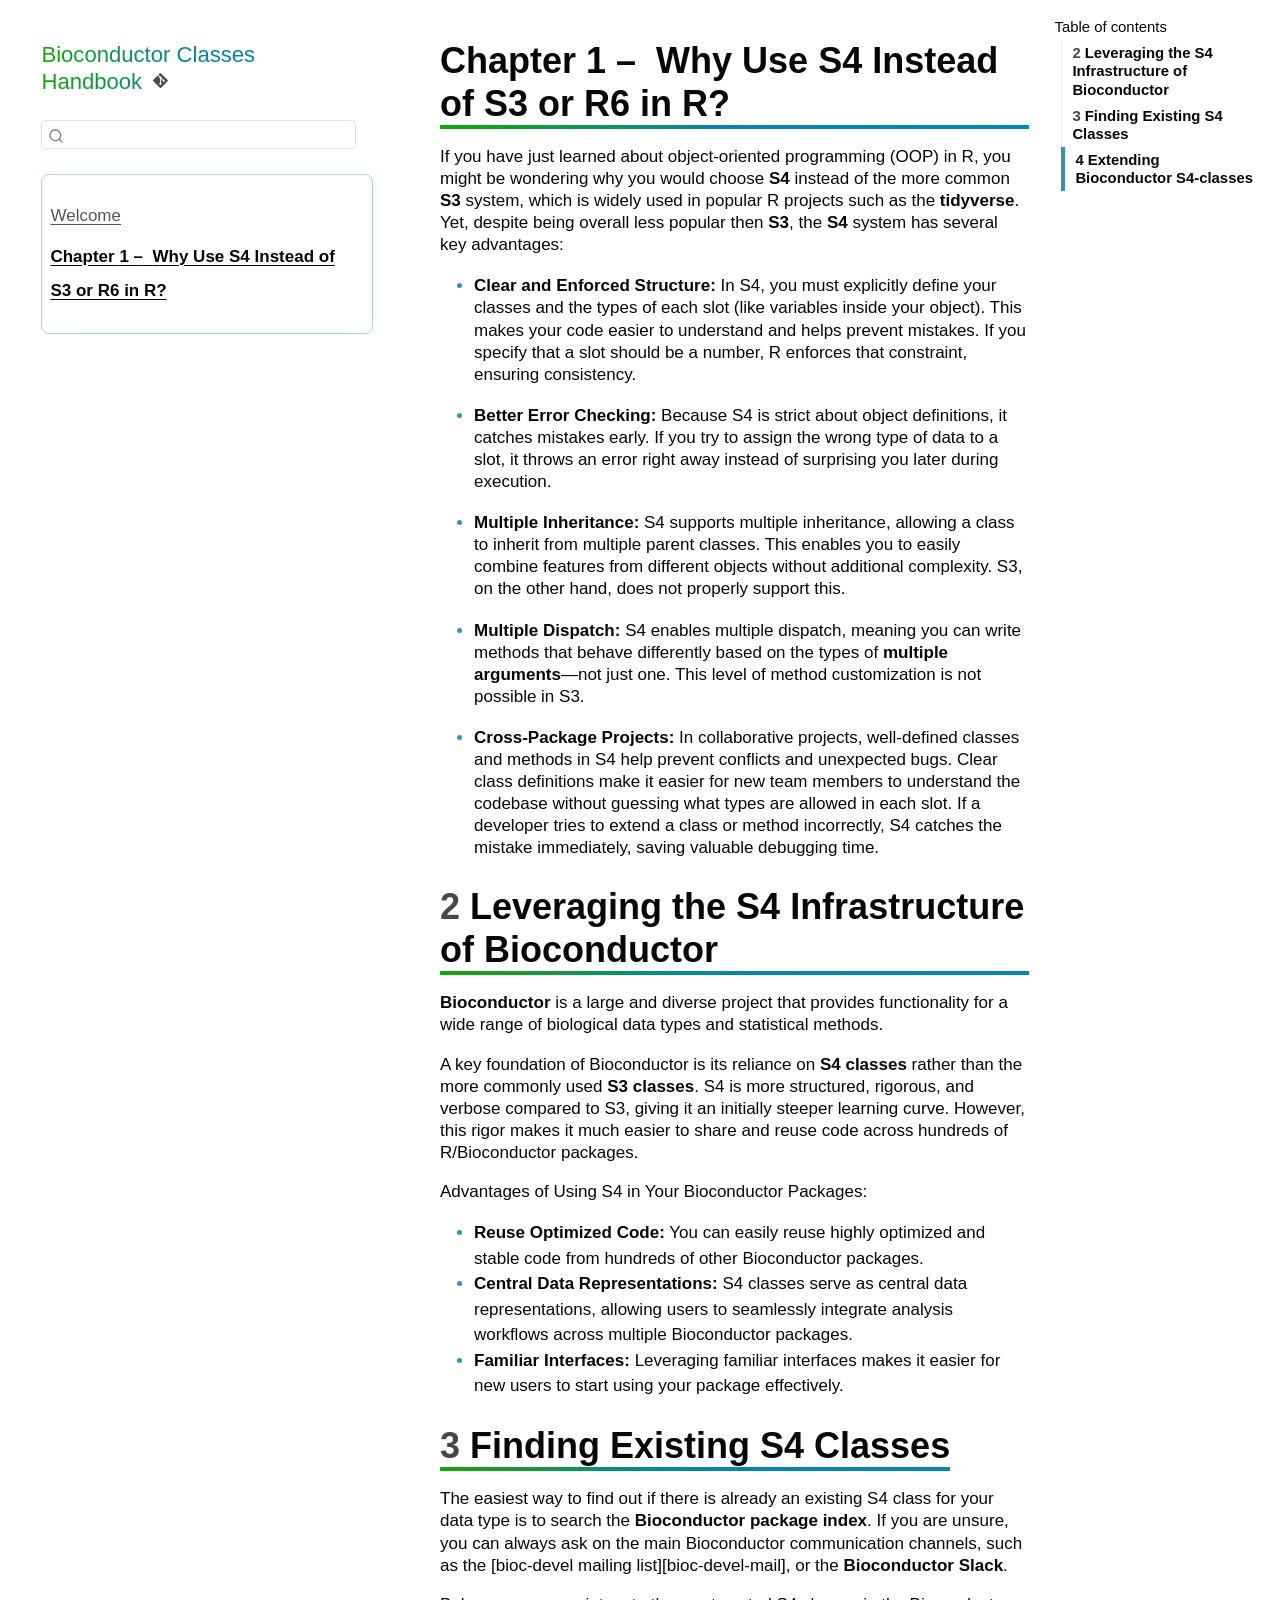
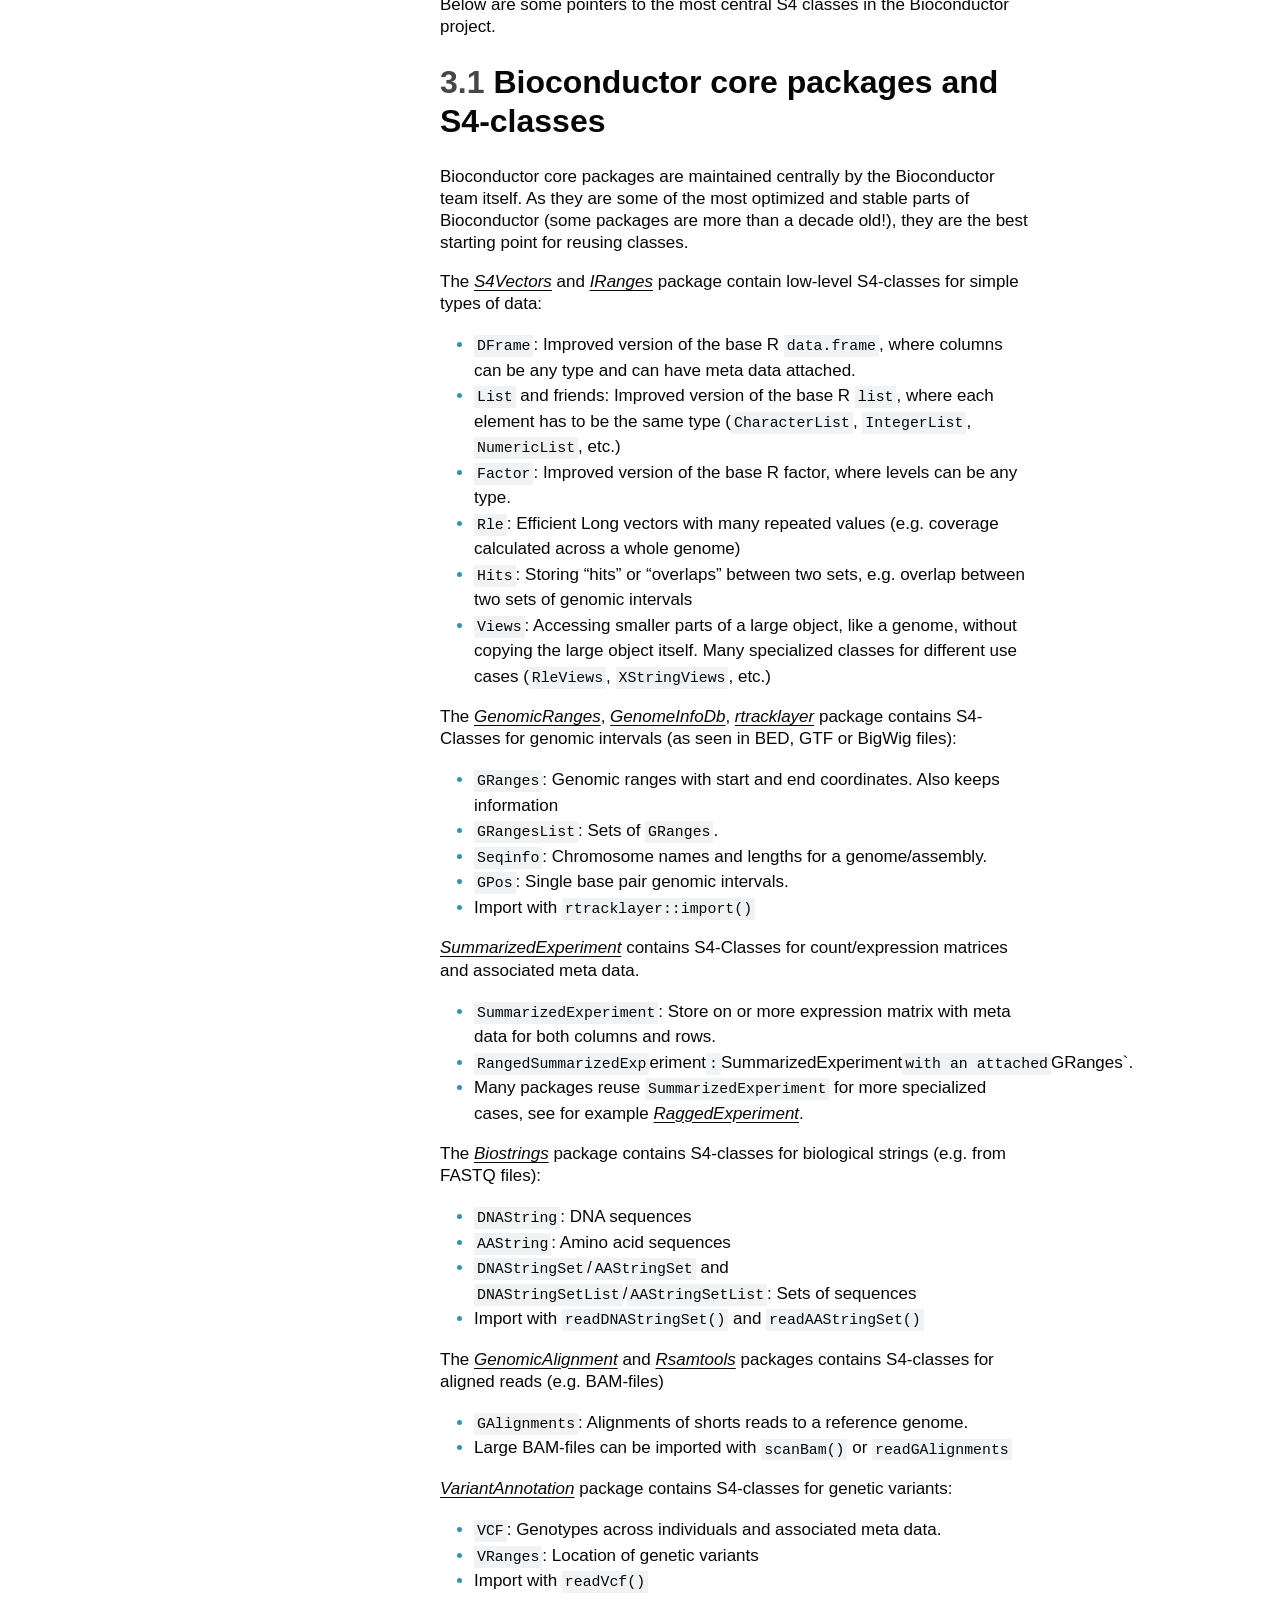
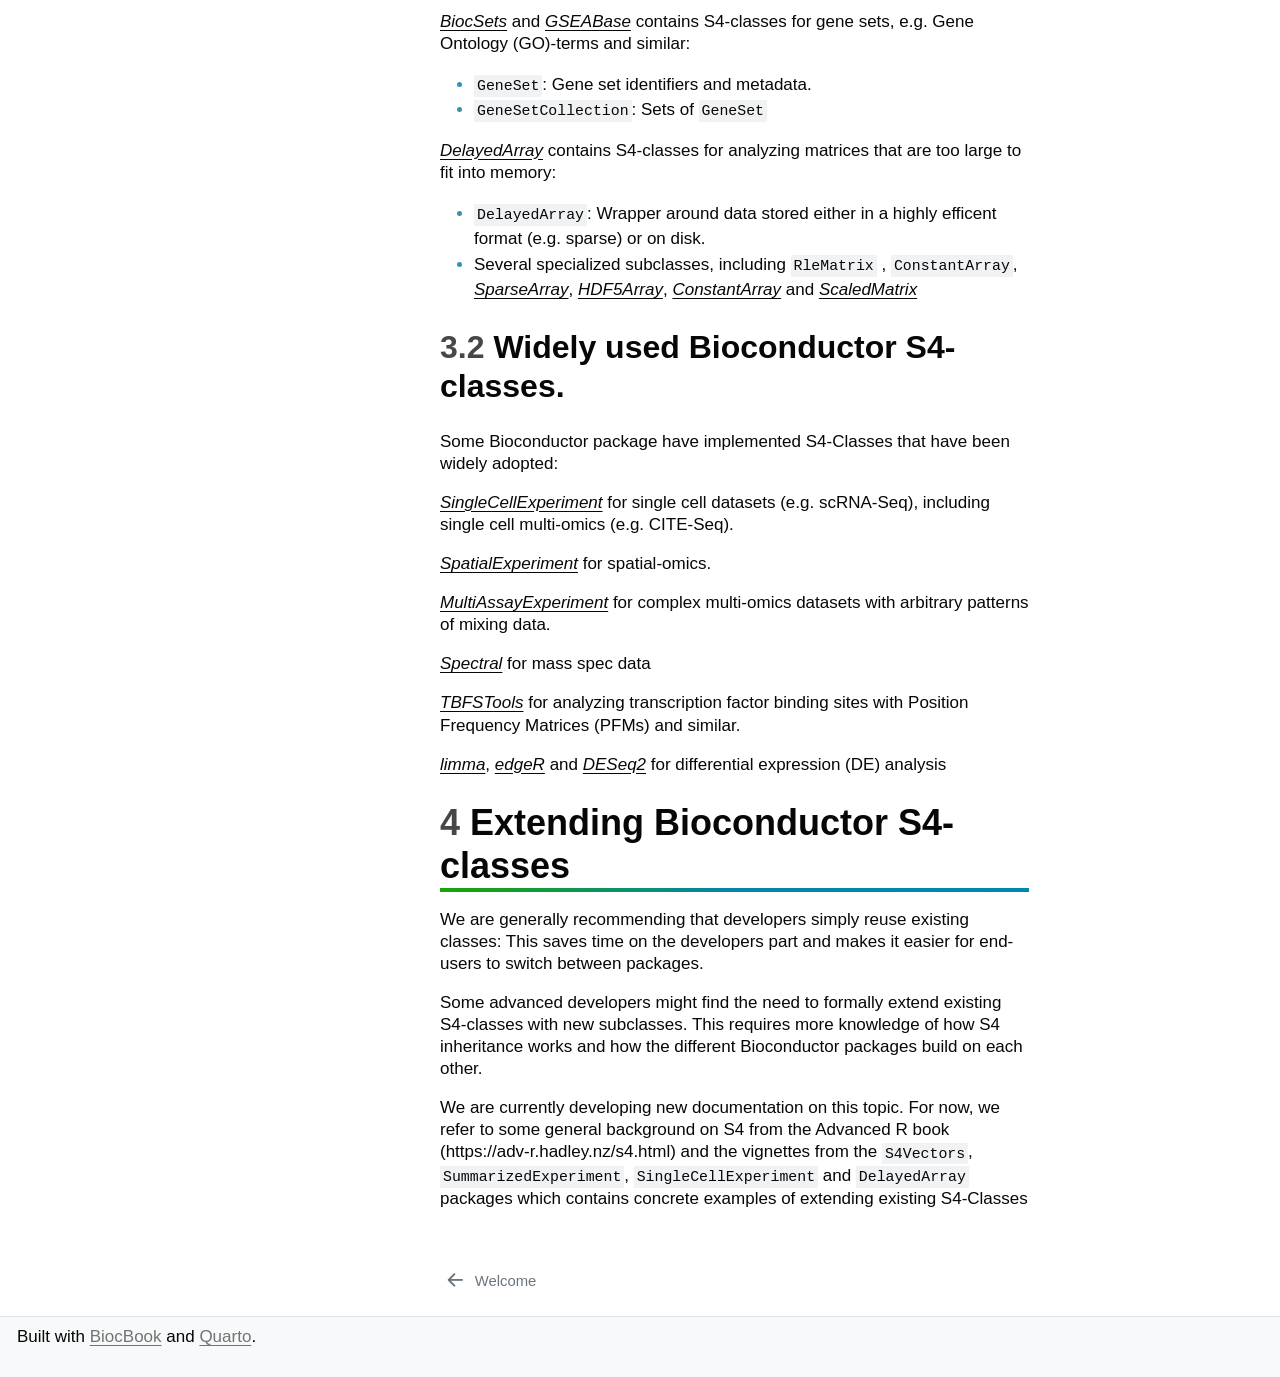
<file: docs/devel/pages/introduction.html>
<!DOCTYPE html>
<html xmlns="http://www.w3.org/1999/xhtml" lang="en" xml:lang="en"><head>
<meta http-equiv="Content-Type" content="text/html; charset=UTF-8">
<meta charset="utf-8">
<meta name="generator" content="quarto-1.8.25">
<meta name="viewport" content="width=device-width, initial-scale=1.0, user-scalable=yes">
<title>1&nbsp; Why Use S4 Instead of S3 or R6 in R? – Bioconductor Classes Handbook</title>
<style>
code{white-space: pre-wrap;}
span.smallcaps{font-variant: small-caps;}
div.columns{display: flex; gap: min(4vw, 1.5em);}
div.column{flex: auto; overflow-x: auto;}
div.hanging-indent{margin-left: 1.5em; text-indent: -1.5em;}
ul.task-list{list-style: none;}
ul.task-list li input[type="checkbox"] {
  width: 0.8em;
  margin: 0 0.8em 0.2em -1em; /* quarto-specific, see https://github.com/quarto-dev/quarto-cli/issues/4556 */ 
  vertical-align: middle;
}
</style>

<script src="../site_libs/quarto-nav/quarto-nav.js"></script>
<script src="../site_libs/quarto-nav/headroom.min.js"></script>
<script src="../site_libs/clipboard/clipboard.min.js"></script>
<script src="../site_libs/quarto-search/autocomplete.umd.js"></script>
<script src="../site_libs/quarto-search/fuse.min.js"></script>
<script src="../site_libs/quarto-search/quarto-search.js"></script>
<meta name="quarto:offset" content="../">
<link href="../index.html" rel="prev">
<link href="../assets/favicon.png" rel="icon" type="image/png">
<script src="../site_libs/quarto-html/quarto.js" type="module"></script>
<script src="../site_libs/quarto-html/tabsets/tabsets.js" type="module"></script>
<script src="../site_libs/quarto-html/axe/axe-check.js" type="module"></script>
<script src="../site_libs/quarto-html/popper.min.js"></script>
<script src="../site_libs/quarto-html/tippy.umd.min.js"></script>
<script src="../site_libs/quarto-html/anchor.min.js"></script>
<link href="../site_libs/quarto-html/tippy.css" rel="stylesheet">
<link href="../site_libs/quarto-html/quarto-syntax-highlighting-a14e345711173c227b21482e2eb4cc70.css" rel="stylesheet" id="quarto-text-highlighting-styles">
<script src="../site_libs/bootstrap/bootstrap.min.js"></script>
<link href="../site_libs/bootstrap/bootstrap-icons.css" rel="stylesheet">
<link href="../site_libs/bootstrap/bootstrap-72975a370f937b4a5d2fec5de0c9be45.min.css" rel="stylesheet" append-hash="true" id="quarto-bootstrap" data-mode="light"><script id="quarto-search-options" type="application/json">{
  "location": "sidebar",
  "copy-button": false,
  "collapse-after": 3,
  "panel-placement": "start",
  "type": "textbox",
  "limit": 50,
  "keyboard-shortcut": [
    "f",
    "/",
    "s"
  ],
  "show-item-context": false,
  "language": {
    "search-no-results-text": "No results",
    "search-matching-documents-text": "matching documents",
    "search-copy-link-title": "Copy link to search",
    "search-hide-matches-text": "Hide additional matches",
    "search-more-match-text": "more match in this document",
    "search-more-matches-text": "more matches in this document",
    "search-clear-button-title": "Clear",
    "search-text-placeholder": "",
    "search-detached-cancel-button-title": "Cancel",
    "search-submit-button-title": "Submit",
    "search-label": "Search"
  }
}</script>
</head>
<body class="nav-sidebar docked quarto-light">

<div id="quarto-search-results"></div>
  <header id="quarto-header" class="headroom fixed-top"><nav class="quarto-secondary-nav"><div class="container-fluid d-flex">
      <button type="button" class="quarto-btn-toggle btn" data-bs-toggle="collapse" role="button" data-bs-target=".quarto-sidebar-collapse-item" aria-controls="quarto-sidebar" aria-expanded="false" aria-label="Toggle sidebar navigation" onclick="if (window.quartoToggleHeadroom) { window.quartoToggleHeadroom(); }">
        <i class="bi bi-layout-text-sidebar-reverse"></i>
      </button>
        <nav class="quarto-page-breadcrumbs" aria-label="breadcrumb"><ol class="breadcrumb"><li class="breadcrumb-item"><a href="../pages/introduction.html"><span class="chapter-number">1</span>&nbsp; <span class="chapter-title">Why Use S4 Instead of S3 or R6 in R?</span></a></li></ol></nav>
        <a class="flex-grow-1" role="navigation" data-bs-toggle="collapse" data-bs-target=".quarto-sidebar-collapse-item" aria-controls="quarto-sidebar" aria-expanded="false" aria-label="Toggle sidebar navigation" onclick="if (window.quartoToggleHeadroom) { window.quartoToggleHeadroom(); }">      
        </a>
      <button type="button" class="btn quarto-search-button" aria-label="Search" onclick="window.quartoOpenSearch();">
        <i class="bi bi-search"></i>
      </button>
    </div>
  </nav></header><!-- content --><div id="quarto-content" class="quarto-container page-columns page-rows-contents page-layout-article">
<!-- sidebar -->
  <nav id="quarto-sidebar" class="sidebar collapse collapse-horizontal quarto-sidebar-collapse-item sidebar-navigation docked overflow-auto"><div class="pt-lg-2 mt-2 text-left sidebar-header sidebar-header-stacked">
      <a href="../index.html" class="sidebar-logo-link">
      </a>
    <div class="sidebar-title mb-0 py-0">
      <a href="../">Bioconductor Classes Handbook</a> 
        <div class="sidebar-tools-main">
    <div class="dropdown">
      <a href="" title="" id="quarto-navigation-tool-dropdown-0" class="quarto-navigation-tool dropdown-toggle px-1" data-bs-toggle="dropdown" aria-expanded="false" role="link" aria-label=""><i class="bi bi-git"></i></a>
      <ul class="dropdown-menu" aria-labelledby="quarto-navigation-tool-dropdown-0">
<li>
            <a class="dropdown-item sidebar-tools-main-item" href="https://github.com/Bioconductor/classes.bioconductor.org/">
            Source Code
            </a>
          </li>
          <li>
            <a class="dropdown-item sidebar-tools-main-item" href="https://Bioconductor.github.io/classes.bioconductor.org/devel/">
            Browse version `devel`
            </a>
          </li>
      </ul>
</div>
</div>
    </div>
      </div>
        <div class="mt-2 flex-shrink-0 align-items-center">
        <div class="sidebar-search">
        <div id="quarto-search" class="" title="Search"></div>
        </div>
        </div>
    <div class="sidebar-menu-container"> 
    <ul class="list-unstyled mt-1">
<li class="sidebar-item">
  <div class="sidebar-item-container"> 
  <a href="../index.html" class="sidebar-item-text sidebar-link">
 <span class="menu-text">Welcome</span></a>
  </div>
</li>
        <li class="sidebar-item">
  <div class="sidebar-item-container"> 
  <a href="../pages/introduction.html" class="sidebar-item-text sidebar-link active">
 <span class="menu-text"><span class="chapter-number">1</span>&nbsp; <span class="chapter-title">Why Use S4 Instead of S3 or R6 in R?</span></span></a>
  </div>
</li>
    </ul>
</div>
</nav><div id="quarto-sidebar-glass" class="quarto-sidebar-collapse-item" data-bs-toggle="collapse" data-bs-target=".quarto-sidebar-collapse-item"></div>
<!-- margin-sidebar -->
    <div id="quarto-margin-sidebar" class="sidebar margin-sidebar">
        <nav id="TOC" role="doc-toc" class="toc-active"><h2 id="toc-title">Table of contents</h2>
   
  <ul>
<li><a href="#leveraging-the-s4-infrastructure-of-bioconductor" id="toc-leveraging-the-s4-infrastructure-of-bioconductor" class="nav-link active" data-scroll-target="#leveraging-the-s4-infrastructure-of-bioconductor"><span class="header-section-number">2</span> Leveraging the S4 Infrastructure of Bioconductor</a></li>
  <li>
<a href="#finding-existing-s4-classes" id="toc-finding-existing-s4-classes" class="nav-link" data-scroll-target="#finding-existing-s4-classes"><span class="header-section-number">3</span> Finding Existing S4 Classes</a>
  <ul class="collapse">
<li><a href="#bioconductor-core-packages-and-s4-classes" id="toc-bioconductor-core-packages-and-s4-classes" class="nav-link" data-scroll-target="#bioconductor-core-packages-and-s4-classes"><span class="header-section-number">3.1</span> Bioconductor core packages and S4-classes</a></li>
  <li><a href="#widely-used-bioconductor-s4-classes." id="toc-widely-used-bioconductor-s4-classes." class="nav-link" data-scroll-target="#widely-used-bioconductor-s4-classes."><span class="header-section-number">3.2</span> Widely used Bioconductor S4-classes.</a></li>
  </ul>
</li>
  <li><a href="#extending-bioconductor-s4-classes" id="toc-extending-bioconductor-s4-classes" class="nav-link" data-scroll-target="#extending-bioconductor-s4-classes"><span class="header-section-number">4</span> Extending Bioconductor S4-classes</a></li>
  </ul></nav>
    </div>
<!-- main -->
<main class="content" id="quarto-document-content"><header id="title-block-header" class="quarto-title-block default"><div class="quarto-title">
<h1 class="title">
<span class="chapter-number">1</span>&nbsp; <span class="chapter-title">Why Use S4 Instead of S3 or R6 in R?</span>
</h1>
</div>



<div class="quarto-title-meta">

    
  
    
  </div>
  


</header><p>If you have just learned about object-oriented programming (OOP) in R, you might be wondering why you would choose <strong>S4</strong> instead of the more common <strong>S3</strong> system, which is widely used in popular R projects such as the <strong>tidyverse</strong>. Yet, despite being overall less popular then <strong>S3</strong>, the <strong>S4</strong> system has several key advantages:</p>
<ul>
<li><p><strong>Clear and Enforced Structure:</strong> In S4, you must explicitly define your classes and the types of each slot (like variables inside your object). This makes your code easier to understand and helps prevent mistakes. If you specify that a slot should be a number, R enforces that constraint, ensuring consistency.</p></li>
<li><p><strong>Better Error Checking:</strong> Because S4 is strict about object definitions, it catches mistakes early. If you try to assign the wrong type of data to a slot, it throws an error right away instead of surprising you later during execution.</p></li>
<li><p><strong>Multiple Inheritance:</strong> S4 supports multiple inheritance, allowing a class to inherit from multiple parent classes. This enables you to easily combine features from different objects without additional complexity. S3, on the other hand, does not properly support this.</p></li>
<li><p><strong>Multiple Dispatch:</strong> S4 enables multiple dispatch, meaning you can write methods that behave differently based on the types of <strong>multiple arguments</strong>—not just one. This level of method customization is not possible in S3.</p></li>
<li><p><strong>Cross-Package Projects:</strong> In collaborative projects, well-defined classes and methods in S4 help prevent conflicts and unexpected bugs. Clear class definitions make it easier for new team members to understand the codebase without guessing what types are allowed in each slot. If a developer tries to extend a class or method incorrectly, S4 catches the mistake immediately, saving valuable debugging time.</p></li>
</ul>
<section id="leveraging-the-s4-infrastructure-of-bioconductor" class="level1" data-number="2"><h1 data-number="2">
<span class="header-section-number">2</span> Leveraging the S4 Infrastructure of Bioconductor</h1>
<p><strong>Bioconductor</strong> is a large and diverse project that provides functionality for a wide range of biological data types and statistical methods.</p>
<p>A key foundation of Bioconductor is its reliance on <strong>S4 classes</strong> rather than the more commonly used <strong>S3 classes</strong>. S4 is more structured, rigorous, and verbose compared to S3, giving it an initially steeper learning curve. However, this rigor makes it much easier to share and reuse code across hundreds of R/Bioconductor packages.</p>
<p>Advantages of Using S4 in Your Bioconductor Packages:</p>
<ul>
<li>
<strong>Reuse Optimized Code:</strong> You can easily reuse highly optimized and stable code from hundreds of other Bioconductor packages.</li>
<li>
<strong>Central Data Representations:</strong> S4 classes serve as central data representations, allowing users to seamlessly integrate analysis workflows across multiple Bioconductor packages.</li>
<li>
<strong>Familiar Interfaces:</strong> Leveraging familiar interfaces makes it easier for new users to start using your package effectively.</li>
</ul></section><section id="finding-existing-s4-classes" class="level1" data-number="3"><h1 data-number="3">
<span class="header-section-number">3</span> Finding Existing S4 Classes</h1>
<p>The easiest way to find out if there is already an existing S4 class for your data type is to search the <strong>Bioconductor package index</strong>. If you are unsure, you can always ask on the main Bioconductor communication channels, such as the [bioc-devel mailing list][bioc-devel-mail], or the <strong>Bioconductor Slack</strong>.</p>
<p>Below are some pointers to the most central S4 classes in the Bioconductor project.</p>
<section id="bioconductor-core-packages-and-s4-classes" class="level2" data-number="3.1"><h2 data-number="3.1" class="anchored" data-anchor-id="bioconductor-core-packages-and-s4-classes">
<span class="header-section-number">3.1</span> Bioconductor core packages and S4-classes</h2>
<p>Bioconductor core packages are maintained centrally by the Bioconductor team itself. As they are some of the most optimized and stable parts of Bioconductor (some packages are more than a decade old!), they are the best starting point for reusing classes.</p>
<p>The <em><a href="https://bioconductor.org/packages/3.23/S4Vectors">S4Vectors</a></em> and <em><a href="https://bioconductor.org/packages/3.23/IRanges">IRanges</a></em> package contain low-level S4-classes for simple types of data:</p>
<ul>
<li>
<code>DFrame</code>: Improved version of the base R <code>data.frame</code>, where columns can be any type and can have meta data attached.</li>
<li>
<code>List</code> and friends: Improved version of the base R <code>list</code>, where each element has to be the same type (<code>CharacterList</code>, <code>IntegerList</code>, <code>NumericList</code>, etc.)</li>
<li>
<code>Factor</code>: Improved version of the base R factor, where levels can be any type.</li>
<li>
<code>Rle</code>: Efficient Long vectors with many repeated values (e.g.&nbsp;coverage calculated across a whole genome)</li>
<li>
<code>Hits</code>: Storing “hits” or “overlaps” between two sets, e.g.&nbsp;overlap between two sets of genomic intervals</li>
<li>
<code>Views</code>: Accessing smaller parts of a large object, like a genome, without copying the large object itself. Many specialized classes for different use cases (<code>RleViews</code>, <code>XStringViews</code>, etc.)</li>
</ul>
<p>The <em><a href="https://bioconductor.org/packages/3.23/GenomicRanges">GenomicRanges</a></em>, <em><a href="https://bioconductor.org/packages/3.23/GenomeInfoDb">GenomeInfoDb</a></em>, <em><a href="https://bioconductor.org/packages/3.23/rtracklayer">rtracklayer</a></em> package contains S4-Classes for genomic intervals (as seen in BED, GTF or BigWig files):</p>
<ul>
<li>
<code>GRanges</code>: Genomic ranges with start and end coordinates. Also keeps information</li>
<li>
<code>GRangesList</code>: Sets of <code>GRanges</code>.</li>
<li>
<code>Seqinfo</code>: Chromosome names and lengths for a genome/assembly.</li>
<li>
<code>GPos</code>: Single base pair genomic intervals.</li>
<li>Import with <code>rtracklayer::import()</code>
</li>
</ul>
<p><em><a href="https://bioconductor.org/packages/3.23/SummarizedExperiment">SummarizedExperiment</a></em> contains S4-Classes for count/expression matrices and associated meta data.</p>
<ul>
<li>
<code>SummarizedExperiment</code>: Store on or more expression matrix with meta data for both columns and rows.</li>
<li>
<code>RangedSummarizedExp</code>eriment<code>:</code>SummarizedExperiment<code>with an attached</code>GRanges`.</li>
<li>Many packages reuse <code>SummarizedExperiment</code> for more specialized cases, see for example <em><a href="https://bioconductor.org/packages/3.23/RaggedExperiment">RaggedExperiment</a></em>.</li>
</ul>
<p>The <em><a href="https://bioconductor.org/packages/3.23/Biostrings">Biostrings</a></em> package contains S4-classes for biological strings (e.g.&nbsp;from FASTQ files):</p>
<ul>
<li>
<code>DNAString</code>: DNA sequences</li>
<li>
<code>AAString</code>: Amino acid sequences</li>
<li>
<code>DNAStringSet</code>/<code>AAStringSet</code> and <code>DNAStringSetList</code>/<code>AAStringSetList</code>: Sets of sequences</li>
<li>Import with <code>readDNAStringSet()</code> and <code>readAAStringSet()</code>
</li>
</ul>
<p>The <em><a href="https://bioconductor.org/packages/3.23/GenomicAlignment">GenomicAlignment</a></em> and <em><a href="https://bioconductor.org/packages/3.23/Rsamtools">Rsamtools</a></em> packages contains S4-classes for aligned reads (e.g.&nbsp;BAM-files)</p>
<ul>
<li>
<code>GAlignments</code>: Alignments of shorts reads to a reference genome.</li>
<li>Large BAM-files can be imported with <code>scanBam()</code> or <code>readGAlignments</code>
</li>
</ul>
<p><em><a href="https://bioconductor.org/packages/3.23/VariantAnnotation">VariantAnnotation</a></em> package contains S4-classes for genetic variants:</p>
<ul>
<li>
<code>VCF</code>: Genotypes across individuals and associated meta data.</li>
<li>
<code>VRanges</code>: Location of genetic variants</li>
<li>Import with <code>readVcf()</code>
</li>
</ul>
<p><em><a href="https://bioconductor.org/packages/3.23/BiocSets">BiocSets</a></em> and <em><a href="https://bioconductor.org/packages/3.23/GSEABase">GSEABase</a></em> contains S4-classes for gene sets, e.g.&nbsp;Gene Ontology (GO)-terms and similar:</p>
<ul>
<li>
<code>GeneSet</code>: Gene set identifiers and metadata.</li>
<li>
<code>GeneSetCollection</code>: Sets of <code>GeneSet</code>
</li>
</ul>
<p><em><a href="https://bioconductor.org/packages/3.23/DelayedArray">DelayedArray</a></em> contains S4-classes for analyzing matrices that are too large to fit into memory:</p>
<ul>
<li>
<code>DelayedArray</code>: Wrapper around data stored either in a highly efficent format (e.g.&nbsp;sparse) or on disk.</li>
<li>Several specialized subclasses, including <code>RleMatrix</code> , <code>ConstantArray</code>, <em><a href="https://bioconductor.org/packages/3.23/SparseArray">SparseArray</a></em>, <em><a href="https://bioconductor.org/packages/3.23/HDF5Array">HDF5Array</a></em>, <em><a href="https://bioconductor.org/packages/3.23/ConstantArray">ConstantArray</a></em> and <em><a href="https://bioconductor.org/packages/3.23/ScaledMatrix">ScaledMatrix</a></em>
</li>
</ul></section><section id="widely-used-bioconductor-s4-classes." class="level2" data-number="3.2"><h2 data-number="3.2" class="anchored" data-anchor-id="widely-used-bioconductor-s4-classes.">
<span class="header-section-number">3.2</span> Widely used Bioconductor S4-classes.</h2>
<p>Some Bioconductor package have implemented S4-Classes that have been widely adopted:</p>
<p><em><a href="https://bioconductor.org/packages/3.23/SingleCellExperiment">SingleCellExperiment</a></em> for single cell datasets (e.g. scRNA-Seq), including single cell multi-omics (e.g.&nbsp;CITE-Seq).</p>
<p><em><a href="https://bioconductor.org/packages/3.23/SpatialExperiment">SpatialExperiment</a></em> for spatial-omics.</p>
<p><em><a href="https://bioconductor.org/packages/3.23/MultiAssayExperiment">MultiAssayExperiment</a></em> for complex multi-omics datasets with arbitrary patterns of mixing data.</p>
<p><em><a href="https://bioconductor.org/packages/3.23/Spectral">Spectral</a></em> for mass spec data</p>
<p><em><a href="https://bioconductor.org/packages/3.23/TBFSTools">TBFSTools</a></em> for analyzing transcription factor binding sites with Position Frequency Matrices (PFMs) and similar.</p>
<p><em><a href="https://bioconductor.org/packages/3.23/limma">limma</a></em>, <em><a href="https://bioconductor.org/packages/3.23/edgeR">edgeR</a></em> and <em><a href="https://bioconductor.org/packages/3.23/DESeq2">DESeq2</a></em> for differential expression (DE) analysis</p>
</section></section><section id="extending-bioconductor-s4-classes" class="level1" data-number="4"><h1 data-number="4">
<span class="header-section-number">4</span> Extending Bioconductor S4-classes</h1>
<p>We are generally recommending that developers simply reuse existing classes: This saves time on the developers part and makes it easier for end-users to switch between packages.</p>
<p>Some advanced developers might find the need to formally extend existing S4-classes with new subclasses. This requires more knowledge of how S4 inheritance works and how the different Bioconductor packages build on each other.</p>
<p>We are currently developing new documentation on this topic. For now, we refer to some general background on S4 from the Advanced R book (https://adv-r.hadley.nz/s4.html) and the vignettes from the <code>S4Vectors</code>, <code>SummarizedExperiment</code>, <code>SingleCellExperiment</code> and <code>DelayedArray</code> packages which contains concrete examples of extending existing S4-Classes</p>


</section><a onclick="window.scrollTo(0, 0); return false;" role="button" id="quarto-back-to-top"><i class="bi bi-arrow-up"></i> Back to top</a></main><!-- /main --><script id="quarto-html-after-body" type="application/javascript">
  window.document.addEventListener("DOMContentLoaded", function (event) {
    const icon = "";
    const anchorJS = new window.AnchorJS();
    anchorJS.options = {
      placement: 'right',
      icon: icon
    };
    anchorJS.add('.anchored');
    const isCodeAnnotation = (el) => {
      for (const clz of el.classList) {
        if (clz.startsWith('code-annotation-')) {                     
          return true;
        }
      }
      return false;
    }
    const onCopySuccess = function(e) {
      // button target
      const button = e.trigger;
      // don't keep focus
      button.blur();
      // flash "checked"
      button.classList.add('code-copy-button-checked');
      var currentTitle = button.getAttribute("title");
      button.setAttribute("title", "Copied!");
      let tooltip;
      if (window.bootstrap) {
        button.setAttribute("data-bs-toggle", "tooltip");
        button.setAttribute("data-bs-placement", "left");
        button.setAttribute("data-bs-title", "Copied!");
        tooltip = new bootstrap.Tooltip(button, 
          { trigger: "manual", 
            customClass: "code-copy-button-tooltip",
            offset: [0, -8]});
        tooltip.show();    
      }
      setTimeout(function() {
        if (tooltip) {
          tooltip.hide();
          button.removeAttribute("data-bs-title");
          button.removeAttribute("data-bs-toggle");
          button.removeAttribute("data-bs-placement");
        }
        button.setAttribute("title", currentTitle);
        button.classList.remove('code-copy-button-checked');
      }, 1000);
      // clear code selection
      e.clearSelection();
    }
    const getTextToCopy = function(trigger) {
      const outerScaffold = trigger.parentElement.cloneNode(true);
      const codeEl = outerScaffold.querySelector('code');
      for (const childEl of codeEl.children) {
        if (isCodeAnnotation(childEl)) {
          childEl.remove();
        }
      }
      return codeEl.innerText;
    }
    const clipboard = new window.ClipboardJS('.code-copy-button:not([data-in-quarto-modal])', {
      text: getTextToCopy
    });
    clipboard.on('success', onCopySuccess);
    if (window.document.getElementById('quarto-embedded-source-code-modal')) {
      const clipboardModal = new window.ClipboardJS('.code-copy-button[data-in-quarto-modal]', {
        text: getTextToCopy,
        container: window.document.getElementById('quarto-embedded-source-code-modal')
      });
      clipboardModal.on('success', onCopySuccess);
    }
      var localhostRegex = new RegExp(/^(?:http|https):\/\/localhost\:?[0-9]*\//);
      var mailtoRegex = new RegExp(/^mailto:/);
        var filterRegex = new RegExp('/' + window.location.host + '/');
      var isInternal = (href) => {
          return filterRegex.test(href) || localhostRegex.test(href) || mailtoRegex.test(href);
      }
      // Inspect non-navigation links and adorn them if external
     var links = window.document.querySelectorAll('a[href]:not(.nav-link):not(.navbar-brand):not(.toc-action):not(.sidebar-link):not(.sidebar-item-toggle):not(.pagination-link):not(.no-external):not([aria-hidden]):not(.dropdown-item):not(.quarto-navigation-tool):not(.about-link)');
      for (var i=0; i<links.length; i++) {
        const link = links[i];
        if (!isInternal(link.href)) {
          // undo the damage that might have been done by quarto-nav.js in the case of
          // links that we want to consider external
          if (link.dataset.originalHref !== undefined) {
            link.href = link.dataset.originalHref;
          }
        }
      }
    function tippyHover(el, contentFn, onTriggerFn, onUntriggerFn) {
      const config = {
        allowHTML: true,
        maxWidth: 500,
        delay: 100,
        arrow: false,
        appendTo: function(el) {
            return el.parentElement;
        },
        interactive: true,
        interactiveBorder: 10,
        theme: 'quarto',
        placement: 'bottom-start',
      };
      if (contentFn) {
        config.content = contentFn;
      }
      if (onTriggerFn) {
        config.onTrigger = onTriggerFn;
      }
      if (onUntriggerFn) {
        config.onUntrigger = onUntriggerFn;
      }
      window.tippy(el, config); 
    }
    const noterefs = window.document.querySelectorAll('a[role="doc-noteref"]');
    for (var i=0; i<noterefs.length; i++) {
      const ref = noterefs[i];
      tippyHover(ref, function() {
        // use id or data attribute instead here
        let href = ref.getAttribute('data-footnote-href') || ref.getAttribute('href');
        try { href = new URL(href).hash; } catch {}
        const id = href.replace(/^#\/?/, "");
        const note = window.document.getElementById(id);
        if (note) {
          return note.innerHTML;
        } else {
          return "";
        }
      });
    }
    const xrefs = window.document.querySelectorAll('a.quarto-xref');
    const processXRef = (id, note) => {
      // Strip column container classes
      const stripColumnClz = (el) => {
        el.classList.remove("page-full", "page-columns");
        if (el.children) {
          for (const child of el.children) {
            stripColumnClz(child);
          }
        }
      }
      stripColumnClz(note)
      if (id === null || id.startsWith('sec-')) {
        // Special case sections, only their first couple elements
        const container = document.createElement("div");
        if (note.children && note.children.length > 2) {
          container.appendChild(note.children[0].cloneNode(true));
          for (let i = 1; i < note.children.length; i++) {
            const child = note.children[i];
            if (child.tagName === "P" && child.innerText === "") {
              continue;
            } else {
              container.appendChild(child.cloneNode(true));
              break;
            }
          }
          if (window.Quarto?.typesetMath) {
            window.Quarto.typesetMath(container);
          }
          return container.innerHTML
        } else {
          if (window.Quarto?.typesetMath) {
            window.Quarto.typesetMath(note);
          }
          return note.innerHTML;
        }
      } else {
        // Remove any anchor links if they are present
        const anchorLink = note.querySelector('a.anchorjs-link');
        if (anchorLink) {
          anchorLink.remove();
        }
        if (window.Quarto?.typesetMath) {
          window.Quarto.typesetMath(note);
        }
        if (note.classList.contains("callout")) {
          return note.outerHTML;
        } else {
          return note.innerHTML;
        }
      }
    }
    for (var i=0; i<xrefs.length; i++) {
      const xref = xrefs[i];
      tippyHover(xref, undefined, function(instance) {
        instance.disable();
        let url = xref.getAttribute('href');
        let hash = undefined; 
        if (url.startsWith('#')) {
          hash = url;
        } else {
          try { hash = new URL(url).hash; } catch {}
        }
        if (hash) {
          const id = hash.replace(/^#\/?/, "");
          const note = window.document.getElementById(id);
          if (note !== null) {
            try {
              const html = processXRef(id, note.cloneNode(true));
              instance.setContent(html);
            } finally {
              instance.enable();
              instance.show();
            }
          } else {
            // See if we can fetch this
            fetch(url.split('#')[0])
            .then(res => res.text())
            .then(html => {
              const parser = new DOMParser();
              const htmlDoc = parser.parseFromString(html, "text/html");
              const note = htmlDoc.getElementById(id);
              if (note !== null) {
                const html = processXRef(id, note);
                instance.setContent(html);
              } 
            }).finally(() => {
              instance.enable();
              instance.show();
            });
          }
        } else {
          // See if we can fetch a full url (with no hash to target)
          // This is a special case and we should probably do some content thinning / targeting
          fetch(url)
          .then(res => res.text())
          .then(html => {
            const parser = new DOMParser();
            const htmlDoc = parser.parseFromString(html, "text/html");
            const note = htmlDoc.querySelector('main.content');
            if (note !== null) {
              // This should only happen for chapter cross references
              // (since there is no id in the URL)
              // remove the first header
              if (note.children.length > 0 && note.children[0].tagName === "HEADER") {
                note.children[0].remove();
              }
              const html = processXRef(null, note);
              instance.setContent(html);
            } 
          }).finally(() => {
            instance.enable();
            instance.show();
          });
        }
      }, function(instance) {
      });
    }
        let selectedAnnoteEl;
        const selectorForAnnotation = ( cell, annotation) => {
          let cellAttr = 'data-code-cell="' + cell + '"';
          let lineAttr = 'data-code-annotation="' +  annotation + '"';
          const selector = 'span[' + cellAttr + '][' + lineAttr + ']';
          return selector;
        }
        const selectCodeLines = (annoteEl) => {
          const doc = window.document;
          const targetCell = annoteEl.getAttribute("data-target-cell");
          const targetAnnotation = annoteEl.getAttribute("data-target-annotation");
          const annoteSpan = window.document.querySelector(selectorForAnnotation(targetCell, targetAnnotation));
          const lines = annoteSpan.getAttribute("data-code-lines").split(",");
          const lineIds = lines.map((line) => {
            return targetCell + "-" + line;
          })
          let top = null;
          let height = null;
          let parent = null;
          if (lineIds.length > 0) {
              //compute the position of the single el (top and bottom and make a div)
              const el = window.document.getElementById(lineIds[0]);
              top = el.offsetTop;
              height = el.offsetHeight;
              parent = el.parentElement.parentElement;
            if (lineIds.length > 1) {
              const lastEl = window.document.getElementById(lineIds[lineIds.length - 1]);
              const bottom = lastEl.offsetTop + lastEl.offsetHeight;
              height = bottom - top;
            }
            if (top !== null && height !== null && parent !== null) {
              // cook up a div (if necessary) and position it 
              let div = window.document.getElementById("code-annotation-line-highlight");
              if (div === null) {
                div = window.document.createElement("div");
                div.setAttribute("id", "code-annotation-line-highlight");
                div.style.position = 'absolute';
                parent.appendChild(div);
              }
              div.style.top = top - 2 + "px";
              div.style.height = height + 4 + "px";
              div.style.left = 0;
              let gutterDiv = window.document.getElementById("code-annotation-line-highlight-gutter");
              if (gutterDiv === null) {
                gutterDiv = window.document.createElement("div");
                gutterDiv.setAttribute("id", "code-annotation-line-highlight-gutter");
                gutterDiv.style.position = 'absolute';
                const codeCell = window.document.getElementById(targetCell);
                const gutter = codeCell.querySelector('.code-annotation-gutter');
                gutter.appendChild(gutterDiv);
              }
              gutterDiv.style.top = top - 2 + "px";
              gutterDiv.style.height = height + 4 + "px";
            }
            selectedAnnoteEl = annoteEl;
          }
        };
        const unselectCodeLines = () => {
          const elementsIds = ["code-annotation-line-highlight", "code-annotation-line-highlight-gutter"];
          elementsIds.forEach((elId) => {
            const div = window.document.getElementById(elId);
            if (div) {
              div.remove();
            }
          });
          selectedAnnoteEl = undefined;
        };
          // Handle positioning of the toggle
      window.addEventListener(
        "resize",
        throttle(() => {
          elRect = undefined;
          if (selectedAnnoteEl) {
            selectCodeLines(selectedAnnoteEl);
          }
        }, 10)
      );
      function throttle(fn, ms) {
      let throttle = false;
      let timer;
        return (...args) => {
          if(!throttle) { // first call gets through
              fn.apply(this, args);
              throttle = true;
          } else { // all the others get throttled
              if(timer) clearTimeout(timer); // cancel #2
              timer = setTimeout(() => {
                fn.apply(this, args);
                timer = throttle = false;
              }, ms);
          }
        };
      }
        // Attach click handler to the DT
        const annoteDls = window.document.querySelectorAll('dt[data-target-cell]');
        for (const annoteDlNode of annoteDls) {
          annoteDlNode.addEventListener('click', (event) => {
            const clickedEl = event.target;
            if (clickedEl !== selectedAnnoteEl) {
              unselectCodeLines();
              const activeEl = window.document.querySelector('dt[data-target-cell].code-annotation-active');
              if (activeEl) {
                activeEl.classList.remove('code-annotation-active');
              }
              selectCodeLines(clickedEl);
              clickedEl.classList.add('code-annotation-active');
            } else {
              // Unselect the line
              unselectCodeLines();
              clickedEl.classList.remove('code-annotation-active');
            }
          });
        }
    const findCites = (el) => {
      const parentEl = el.parentElement;
      if (parentEl) {
        const cites = parentEl.dataset.cites;
        if (cites) {
          return {
            el,
            cites: cites.split(' ')
          };
        } else {
          return findCites(el.parentElement)
        }
      } else {
        return undefined;
      }
    };
    var bibliorefs = window.document.querySelectorAll('a[role="doc-biblioref"]');
    for (var i=0; i<bibliorefs.length; i++) {
      const ref = bibliorefs[i];
      const citeInfo = findCites(ref);
      if (citeInfo) {
        tippyHover(citeInfo.el, function() {
          var popup = window.document.createElement('div');
          citeInfo.cites.forEach(function(cite) {
            var citeDiv = window.document.createElement('div');
            citeDiv.classList.add('hanging-indent');
            citeDiv.classList.add('csl-entry');
            var biblioDiv = window.document.getElementById('ref-' + cite);
            if (biblioDiv) {
              citeDiv.innerHTML = biblioDiv.innerHTML;
            }
            popup.appendChild(citeDiv);
          });
          return popup.innerHTML;
        });
      }
    }
  });
  </script><nav class="page-navigation"><div class="nav-page nav-page-previous">
      <a href="../index.html" class="pagination-link" aria-label="Welcome">
        <i class="bi bi-arrow-left-short"></i> <span class="nav-page-text">Welcome</span>
      </a>          
  </div>
  <div class="nav-page nav-page-next">
  </div>
</nav>
</div> <!-- /content -->
<footer class="footer"><div class="nav-footer">
    <div class="nav-footer-left">
<p>Built with <a href="https://github.com/js2264/BiocBook/">BiocBook</a> and <a href="https://quarto.org/">Quarto</a>.</p>
</div>   
    <div class="nav-footer-center">
      &nbsp;
    </div>
    <div class="nav-footer-right">
      &nbsp;
    </div>
  </div>
</footer>


</body></html>
</file>
<file: docs/devel/site_libs/quarto-html/tippy.css>
.tippy-box[data-animation=fade][data-state=hidden]{opacity:0}[data-tippy-root]{max-width:calc(100vw - 10px)}.tippy-box{position:relative;background-color:#333;color:#fff;border-radius:4px;font-size:14px;line-height:1.4;white-space:normal;outline:0;transition-property:transform,visibility,opacity}.tippy-box[data-placement^=top]>.tippy-arrow{bottom:0}.tippy-box[data-placement^=top]>.tippy-arrow:before{bottom:-7px;left:0;border-width:8px 8px 0;border-top-color:initial;transform-origin:center top}.tippy-box[data-placement^=bottom]>.tippy-arrow{top:0}.tippy-box[data-placement^=bottom]>.tippy-arrow:before{top:-7px;left:0;border-width:0 8px 8px;border-bottom-color:initial;transform-origin:center bottom}.tippy-box[data-placement^=left]>.tippy-arrow{right:0}.tippy-box[data-placement^=left]>.tippy-arrow:before{border-width:8px 0 8px 8px;border-left-color:initial;right:-7px;transform-origin:center left}.tippy-box[data-placement^=right]>.tippy-arrow{left:0}.tippy-box[data-placement^=right]>.tippy-arrow:before{left:-7px;border-width:8px 8px 8px 0;border-right-color:initial;transform-origin:center right}.tippy-box[data-inertia][data-state=visible]{transition-timing-function:cubic-bezier(.54,1.5,.38,1.11)}.tippy-arrow{width:16px;height:16px;color:#333}.tippy-arrow:before{content:"";position:absolute;border-color:transparent;border-style:solid}.tippy-content{position:relative;padding:5px 9px;z-index:1}
</file>
<file: docs/devel/site_libs/quarto-html/quarto-syntax-highlighting-a14e345711173c227b21482e2eb4cc70.css>
/* quarto syntax highlight colors */
:root {
  --quarto-hl-al-color: #95da4c;
  --quarto-hl-an-color: #50a14f;
  --quarto-hl-at-color: #a626a4;
  --quarto-hl-bn-color: #986801;
  --quarto-hl-bu-color: #a626a4;
  --quarto-hl-ch-color: #50a14f;
  --quarto-hl-co-color: #a0a1a7;
  --quarto-hl-cv-color: #e45649;
  --quarto-hl-cn-color: #986801;
  --quarto-hl-cf-color: #a626a4;
  --quarto-hl-dt-color: #a626a4;
  --quarto-hl-dv-color: #986801;
  --quarto-hl-do-color: #e45649;
  --quarto-hl-er-color: #f44747;
  --quarto-hl-ex-color: #4078f2;
  --quarto-hl-fl-color: #986801;
  --quarto-hl-fu-color: #4078f2;
  --quarto-hl-im-color: #50a14f;
  --quarto-hl-in-color: #c45b00;
  --quarto-hl-kw-color: #a626a4;
  --quarto-hl-op-color: #a626a4;
  --quarto-hl-pp-color: #a626a4;
  --quarto-hl-re-color: #2980b9;
  --quarto-hl-sc-color: #0184bc;
  --quarto-hl-ss-color: #da4453;
  --quarto-hl-st-color: #50a14f;
  --quarto-hl-va-color: #e45649;
  --quarto-hl-vs-color: #da4453;
  --quarto-hl-wa-color: #da4453;
}

/* other quarto variables */
:root {
  --quarto-font-monospace: SFMono-Regular, Menlo, Monaco, Consolas, "Liberation Mono", "Courier New", monospace;
}

/* syntax highlight based on Pandoc's rules */
pre > code.sourceCode > span {
  color: #383a42;
}

code.sourceCode > span {
  color: #383a42;
}

div.sourceCode,
div.sourceCode pre.sourceCode {
  color: #383a42;
}

/* Normal */
code span {
  color: #383a42;
}

/* Alert */
code span.al {
  background-color: #4d1f24;
  font-weight: bold;
  color: #95da4c;
}

/* Annotation */
code span.an {
  color: #50a14f;
}

/* Attribute */
code span.at {
  color: #a626a4;
}

/* BaseN */
code span.bn {
  color: #986801;
}

/* BuiltIn */
code span.bu {
  color: #a626a4;
}

/* ControlFlow */
code span.cf {
  color: #a626a4;
}

/* Char */
code span.ch {
  color: #50a14f;
}

/* Constant */
code span.cn {
  color: #986801;
}

/* Comment */
code span.co {
  font-style: italic;
  color: #a0a1a7;
}

/* CommentVar */
code span.cv {
  font-style: italic;
  color: #e45649;
}

/* Documentation */
code span.do {
  color: #e45649;
}

/* DataType */
code span.dt {
  color: #a626a4;
}

/* DecVal */
code span.dv {
  color: #986801;
}

/* Error */
code span.er {
  color: #f44747;
  text-decoration: underline;
}

/* Extension */
code span.ex {
  font-weight: bold;
  color: #4078f2;
}

/* Float */
code span.fl {
  color: #986801;
}

/* Function */
code span.fu {
  color: #4078f2;
}

/* Import */
code span.im {
  color: #50a14f;
}

/* Information */
code span.in {
  color: #c45b00;
}

/* Keyword */
code span.kw {
  color: #a626a4;
}

/* Operator */
code span.op {
  color: #a626a4;
}

/* Preprocessor */
code span.pp {
  color: #a626a4;
}

/* RegionMarker */
code span.re {
  background-color: #153042;
  color: #2980b9;
}

/* SpecialChar */
code span.sc {
  color: #0184bc;
}

/* SpecialString */
code span.ss {
  color: #da4453;
}

/* String */
code span.st {
  color: #50a14f;
}

/* Variable */
code span.va {
  color: #e45649;
}

/* VerbatimString */
code span.vs {
  color: #da4453;
}

/* Warning */
code span.wa {
  color: #da4453;
}

.prevent-inlining {
  content: "</";
}

/*# sourceMappingURL=d4550761a9ce602c44f47da7379ce521.css.map */
</file>
